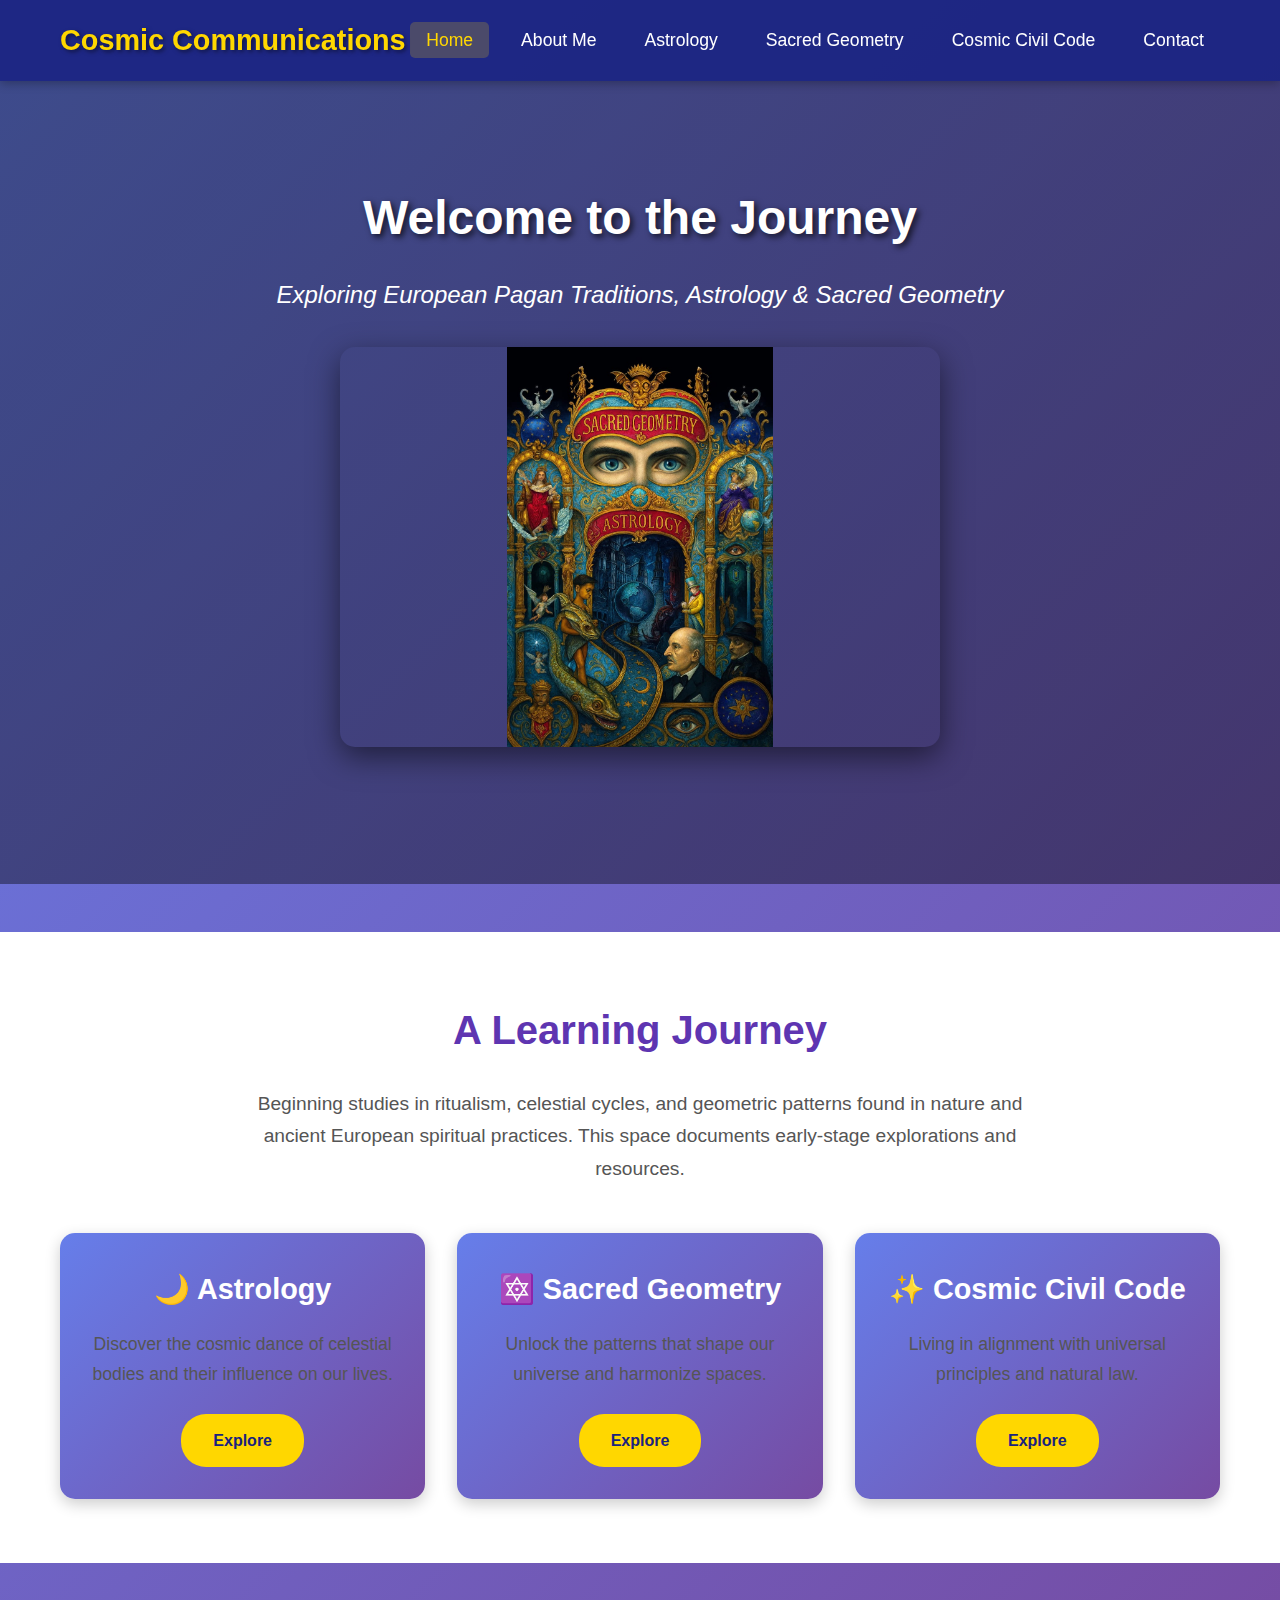
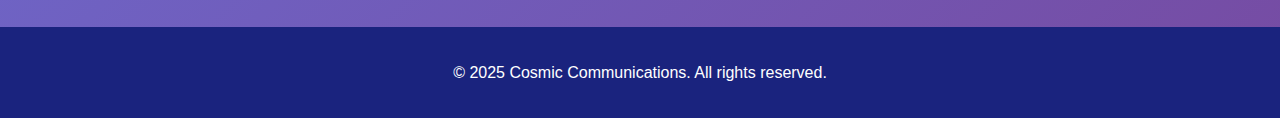
<file: index.html>
<!DOCTYPE html>
<html lang="en">
<head>
    <meta charset="UTF-8">
    <meta name="viewport" content="width=device-width, initial-scale=1.0">
    <title>Cosmic Communications - Home</title>
    <link rel="stylesheet" href="styles.css">
        <style>
        /* Animation keyframes */
        @keyframes fadeInDown {
            from {
                opacity: 0;
                transform: translateY(-30px);
            }
            to {
                opacity: 1;
                transform: translateY(0);
            }
        }

        @keyframes fadeInUp {
            from {
                opacity: 0;
                transform: translateY(30px);
            }
            to {
                opacity: 1;
                transform: translateY(0);
            }
        }

        @keyframes scaleIn {
            from {
                opacity: 0;
                transform: scale(0.8);
            }
            to {
                opacity: 1;
                transform: scale(1);
            }
        }

        /* Apply animations to page elements */
        .hero h2 {
            animation: fadeInDown 1s ease;
        }

        .hero p {
            animation: fadeInUp 1s ease 0.3s both;
        }

        .content-section {
            animation: scaleIn 0.8s ease 0.6s both;
        }

        .card {
            animation: fadeInUp 0.6s ease backwards;
        }

        .card:nth-child(1) { animation-delay: 0.2s; }
        .card:nth-child(2) { animation-delay: 0.3s; }
        .card:nth-child(3) { animation-delay: 0.4s; }
    </style>
</head>
<body>
    <nav class="navbar">
        <div class="container">
            <h1 class="logo">Cosmic Communications</h1>
            <ul class="nav-links">
                <li><a href="index.html" class="active">Home</a></li>
                <li><a href="about.html">About Me</a></li>
                <li><a href="astrology.html">Astrology</a></li>
                <li><a href="sacred-geometry.html">Sacred Geometry</a></li>
                <li><a href="civil-code.html">Cosmic Civil Code</a></li>
                                <li><a href="contact.html">Contact</a></li>
            </ul>
        </div>
    </nav>

    <main>
        <section class="hero">
            <div class="container">
                <div class="hero-content">
                    <h2>Welcome to the Journey</h2>
                    <p class="tagline">Exploring European Pagan Traditions, Astrology & Sacred Geometry</p>
                    
                    <!-- Placeholder for uploaded image -->
                    <div class="hero-image-container">
                        <img src="Cosmos.jpeg" alt="Cosmic Communications" class="hero-image" id="heroImage">                        
                </div>
            </div>
        </section>

        <section class="intro">
            <div class="container">
                <h3>A Learning Journey</h3>
                <p>Beginning studies in ritualism, celestial cycles, and geometric patterns found in nature and ancient European spiritual practices. This space documents early-stage explorations and resources.</p>
                
                <div class="cards">
                    <div class="card">
                        <h4>🌙 Astrology</h4>
                        <p>Discover the cosmic dance of celestial bodies and their influence on our lives.</p>
                        <a href="astrology.html" class="btn">Explore</a>
                    </div>
                    <div class="card">
                        <h4>🔯 Sacred Geometry</h4>
                        <p>Unlock the patterns that shape our universe and harmonize spaces.</p>
                        <a href="sacred-geometry.html" class="btn">Explore</a>
                    </div>
                    <div class="card">
                        <h4>✨ Cosmic Civil Code</h4>
                        <p>Living in alignment with universal principles and natural law.</p>
                        <a href="civil-code.html" class="btn">Explore</a>
                    </div>
                </div>
            </div>
        </section>
    </main>

    <footer>
        <div class="container">
            <p>&copy; 2025 Cosmic Communications. All rights reserved.</p>
        </div>
    </footer>
</body>
</html>
</file>
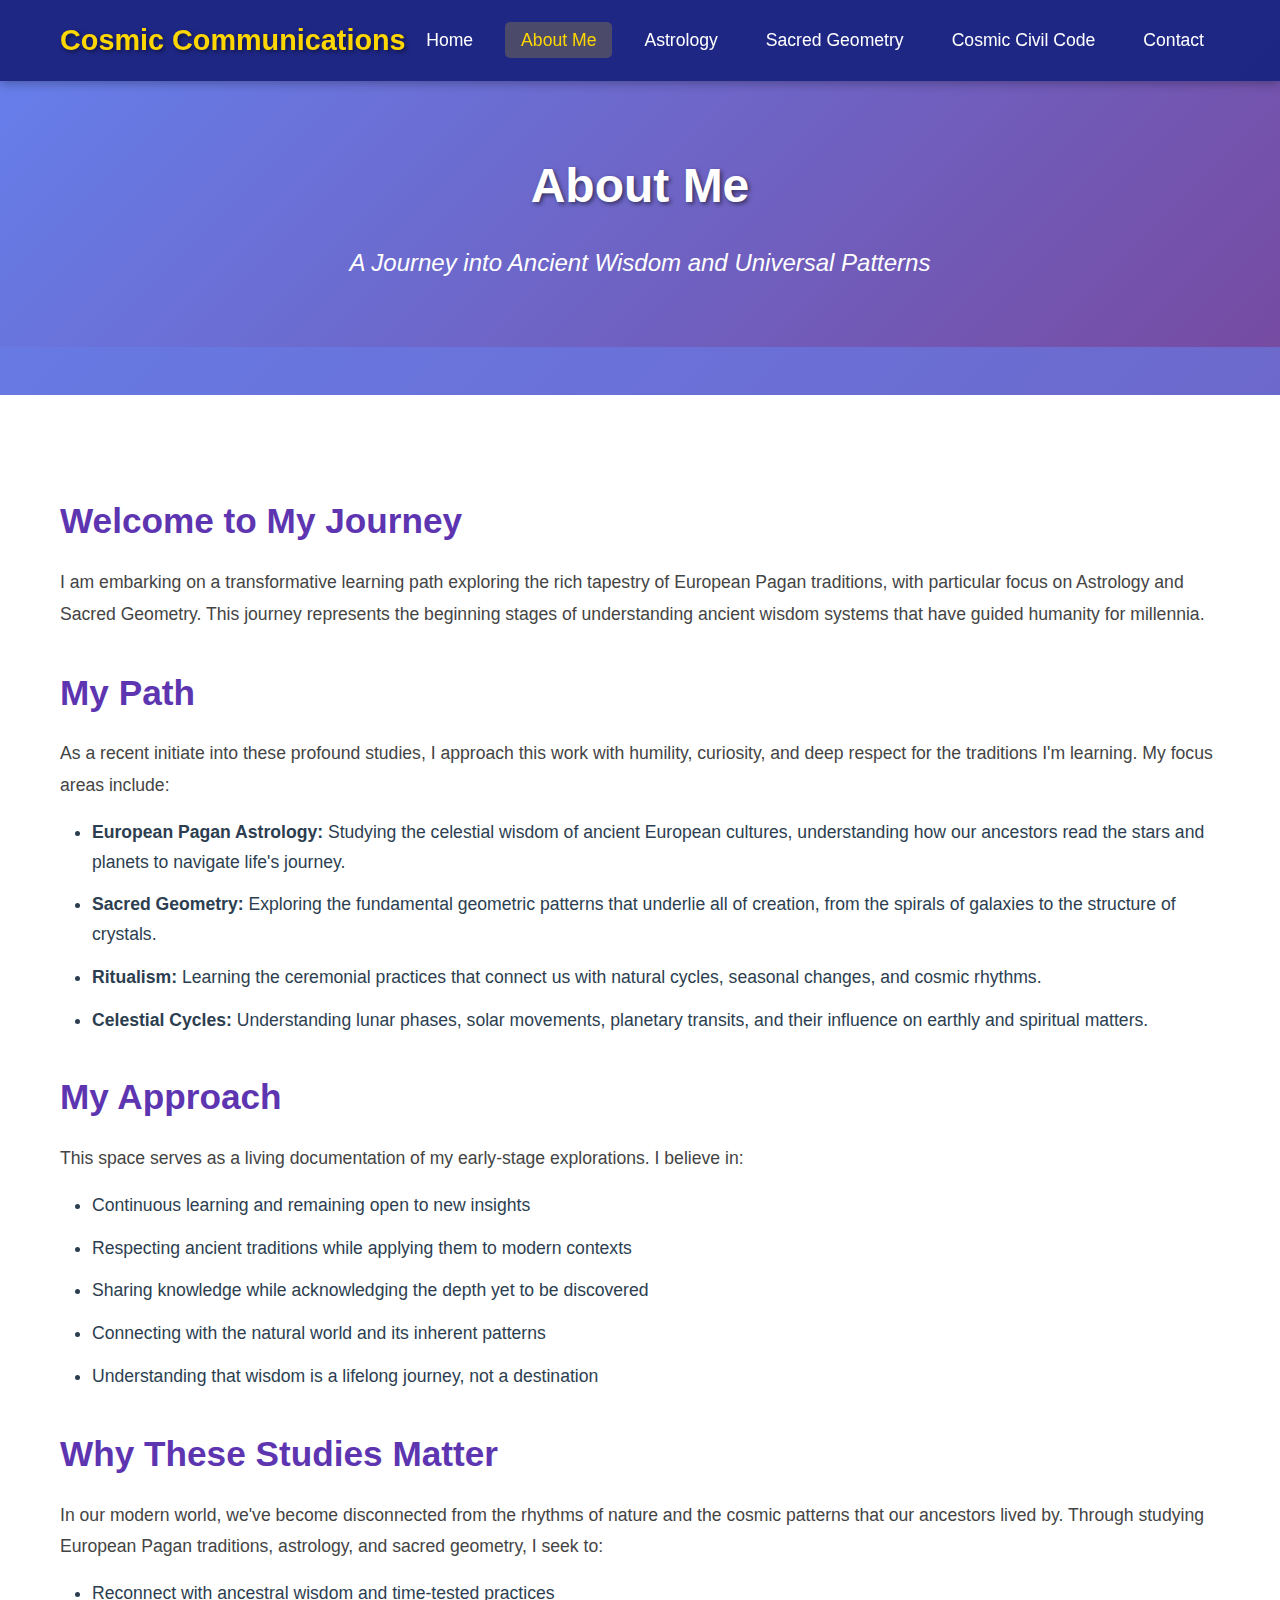
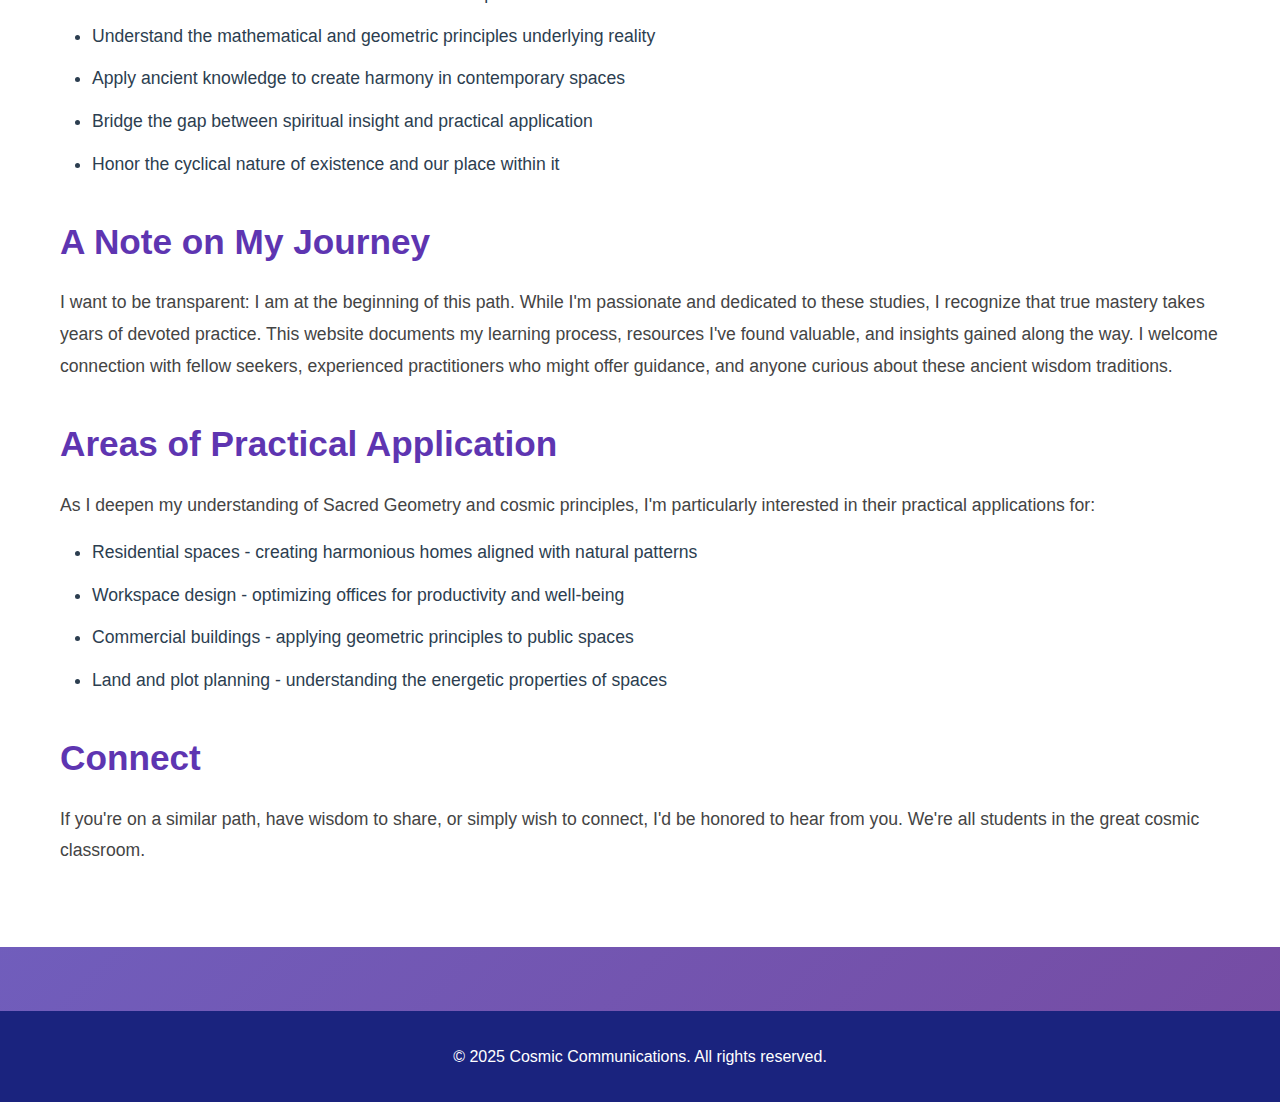
<file: about.html>
<!DOCTYPE html>
<html lang="en">
<head>
    <meta charset="UTF-8">
    <meta name="viewport" content="width=device-width, initial-scale=1.0">
    <title>About Me - Cosmic Communications</title>
    <link rel="stylesheet" href="styles.css">
        <style>
        /* Animation keyframes */
        @keyframes fadeInDown {
            from {
                opacity: 0;
                transform: translateY(-30px);
            }
            to {
                opacity: 1;
                transform: translateY(0);
            }
        }

        @keyframes fadeInUp {
            from {
                opacity: 0;
                transform: translateY(30px);
            }
            to {
                opacity: 1;
                transform: translateY(0);
            }
        }

        @keyframes scaleIn {
            from {
                opacity: 0;
                transform: scale(0.8);
            }
            to {
                opacity: 1;
                transform: scale(1);
            }
        }

        @keyframes float {
            0%, 100% {
                transform: translateY(0);
            }
            50% {
                transform: translateY(-20px);
            }
        }

        /* Apply animations to page elements */
        .page-header h2 {
            animation: fadeInDown 1s ease;
        }

        .page-header .subtitle {
            animation: fadeInUp 1s ease 0.3s both;
        }

        .about-content {
            animation: scaleIn 0.8s ease 0.6s both;
        }

        .focus-list li, .principles-list li, .purpose-list li, .application-list li {
            animation: fadeInUp 0.6s ease backwards;
        }

        .focus-list li:nth-child(1) { animation-delay: 0.2s; }
        .focus-list li:nth-child(2) { animation-delay: 0.3s; }
        .focus-list li:nth-child(3) { animation-delay: 0.4s; }
        .focus-list li:nth-child(4) { animation-delay: 0.5s; }

        .principles-list li:nth-child(1) { animation-delay: 0.2s; }
        .principles-list li:nth-child(2) { animation-delay: 0.3s; }
        .principles-list li:nth-child(3) { animation-delay: 0.4s; }
        .principles-list li:nth-child(4) { animation-delay: 0.5s; }
        .principles-list li:nth-child(5) { animation-delay: 0.6s; }
    </style>
</head>
<body>
    <nav class="navbar">
        <div class="container">
            <h1 class="logo">Cosmic Communications</h1>
            <ul class="nav-links">
                <li><a href="index.html">Home</a></li>
                <li><a href="about.html" class="active">About Me</a></li>
                <li><a href="astrology.html">Astrology</a></li>
                <li><a href="sacred-geometry.html">Sacred Geometry</a></li>
                <li><a href="civil-code.html">Cosmic Civil Code</a></li>
                                    <li><a href="contact.html">Contact</a></li>
            </ul>
        </div>
    </nav>

    <main>
        <section class="page-header">
            <div class="container">
                <h2>About Me</h2>
                <p class="subtitle">A Journey into Ancient Wisdom and Universal Patterns</p>
            </div>
        </section>

        <section class="content-section">
            <div class="container">
                <div class="about-content">
                    <h3>Welcome to My Journey</h3>
                    <p>I am embarking on a transformative learning path exploring the rich tapestry of European Pagan traditions, with particular focus on Astrology and Sacred Geometry. This journey represents the beginning stages of understanding ancient wisdom systems that have guided humanity for millennia.</p>

                    <h3>My Path</h3>
                    <p>As a recent initiate into these profound studies, I approach this work with humility, curiosity, and deep respect for the traditions I'm learning. My focus areas include:</p>
                    
                    <ul class="focus-list">
                        <li><strong>European Pagan Astrology:</strong> Studying the celestial wisdom of ancient European cultures, understanding how our ancestors read the stars and planets to navigate life's journey.</li>
                        <li><strong>Sacred Geometry:</strong> Exploring the fundamental geometric patterns that underlie all of creation, from the spirals of galaxies to the structure of crystals.</li>
                        <li><strong>Ritualism:</strong> Learning the ceremonial practices that connect us with natural cycles, seasonal changes, and cosmic rhythms.</li>
                        <li><strong>Celestial Cycles:</strong> Understanding lunar phases, solar movements, planetary transits, and their influence on earthly and spiritual matters.</li>
                    </ul>

                    <h3>My Approach</h3>
                    <p>This space serves as a living documentation of my early-stage explorations. I believe in:</p>
                    <ul class="principles-list">
                        <li>Continuous learning and remaining open to new insights</li>
                        <li>Respecting ancient traditions while applying them to modern contexts</li>
                        <li>Sharing knowledge while acknowledging the depth yet to be discovered</li>
                        <li>Connecting with the natural world and its inherent patterns</li>
                        <li>Understanding that wisdom is a lifelong journey, not a destination</li>
                    </ul>

                    <h3>Why These Studies Matter</h3>
                    <p>In our modern world, we've become disconnected from the rhythms of nature and the cosmic patterns that our ancestors lived by. Through studying European Pagan traditions, astrology, and sacred geometry, I seek to:</p>
                    <ul class="purpose-list">
                        <li>Reconnect with ancestral wisdom and time-tested practices</li>
                        <li>Understand the mathematical and geometric principles underlying reality</li>
                        <li>Apply ancient knowledge to create harmony in contemporary spaces</li>
                        <li>Bridge the gap between spiritual insight and practical application</li>
                        <li>Honor the cyclical nature of existence and our place within it</li>
                    </ul>

                    <h3>A Note on My Journey</h3>
                    <p>I want to be transparent: I am at the beginning of this path. While I'm passionate and dedicated to these studies, I recognize that true mastery takes years of devoted practice. This website documents my learning process, resources I've found valuable, and insights gained along the way. I welcome connection with fellow seekers, experienced practitioners who might offer guidance, and anyone curious about these ancient wisdom traditions.</p>

                    <h3>Areas of Practical Application</h3>
                    <p>As I deepen my understanding of Sacred Geometry and cosmic principles, I'm particularly interested in their practical applications for:</p>
                    <ul class="application-list">
                        <li>Residential spaces - creating harmonious homes aligned with natural patterns</li>
                        <li>Workspace design - optimizing offices for productivity and well-being</li>
                        <li>Commercial buildings - applying geometric principles to public spaces</li>
                        <li>Land and plot planning - understanding the energetic properties of spaces</li>
                    </ul>

                    <div class="contact-section">
                        <h3>Connect</h3>
                        <p>If you're on a similar path, have wisdom to share, or simply wish to connect, I'd be honored to hear from you. We're all students in the great cosmic classroom.</p>
                    </div>
                </div>
            </div>
        </section>
    </main>

    <footer>
        <div class="container">
            <p>&copy; 2025 Cosmic Communications. All rights reserved.</p>
        </div>
    </footer>
</body>
</html>
</file>
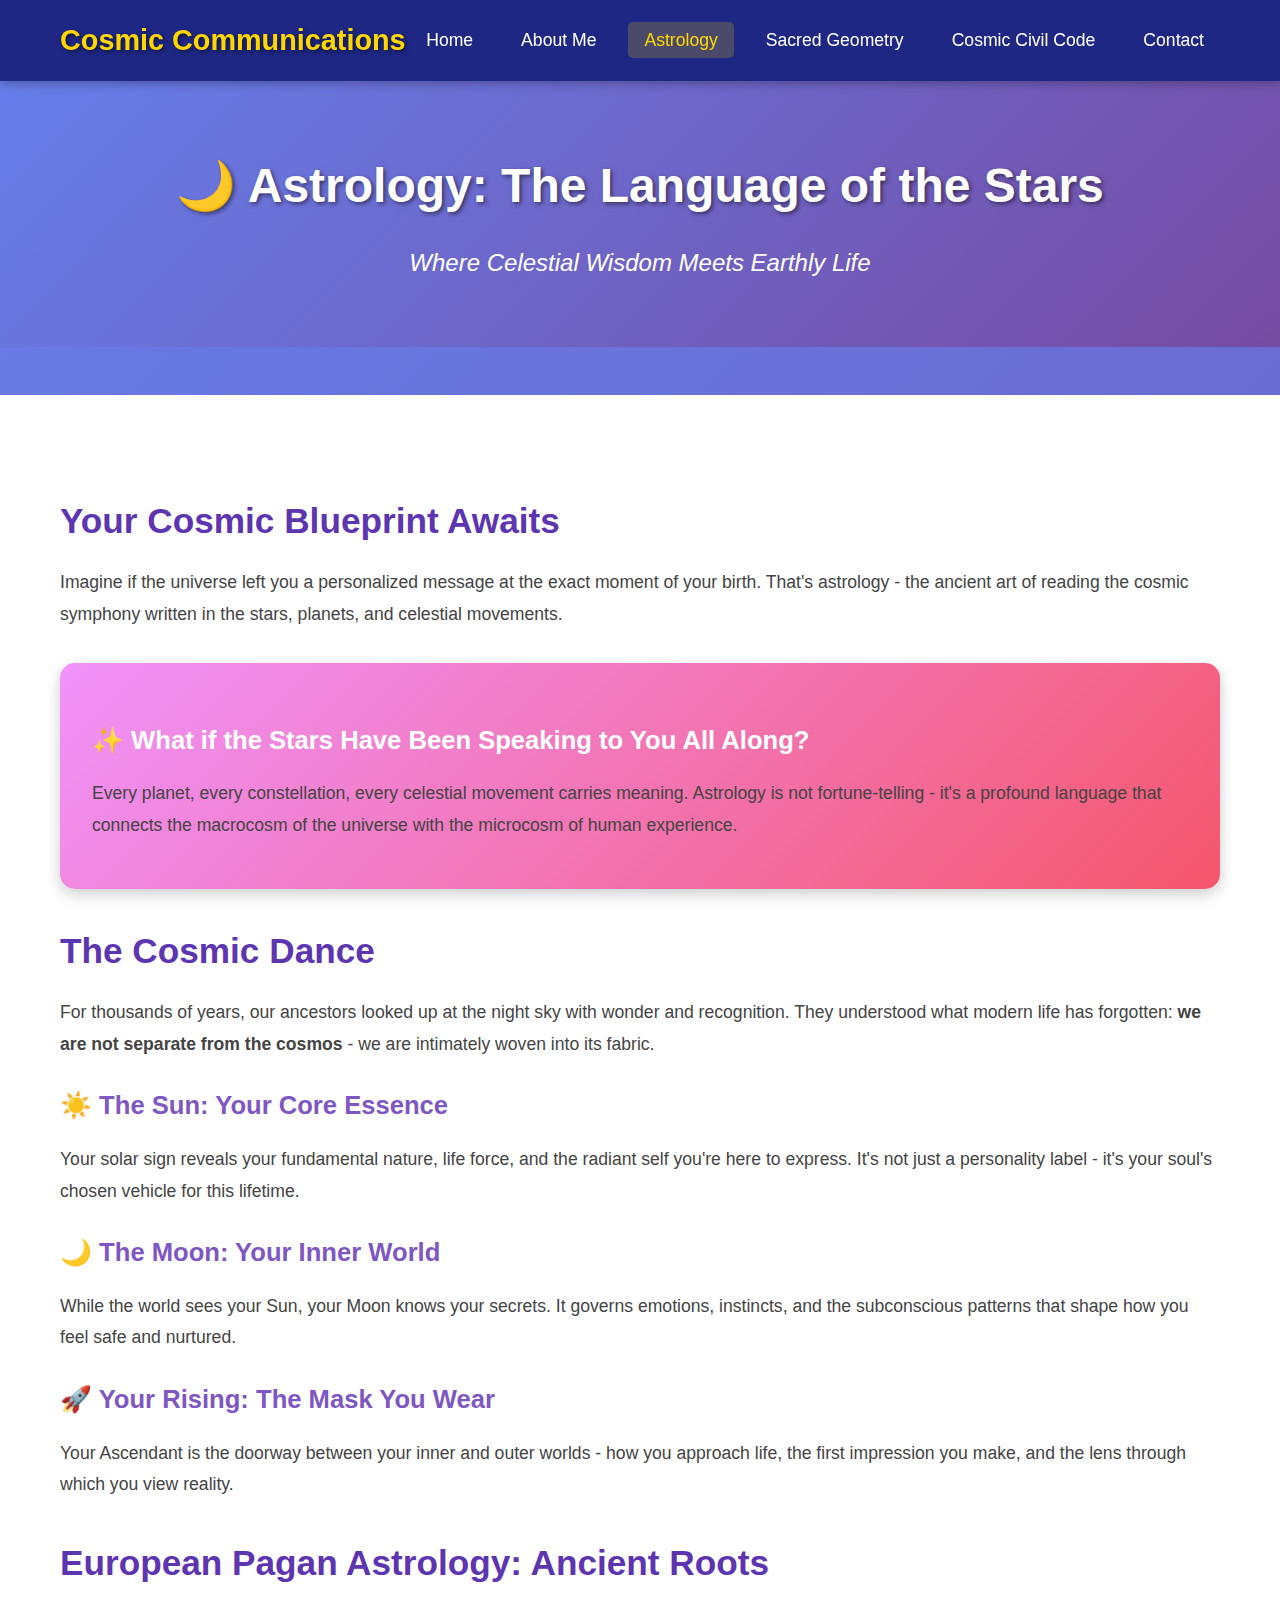
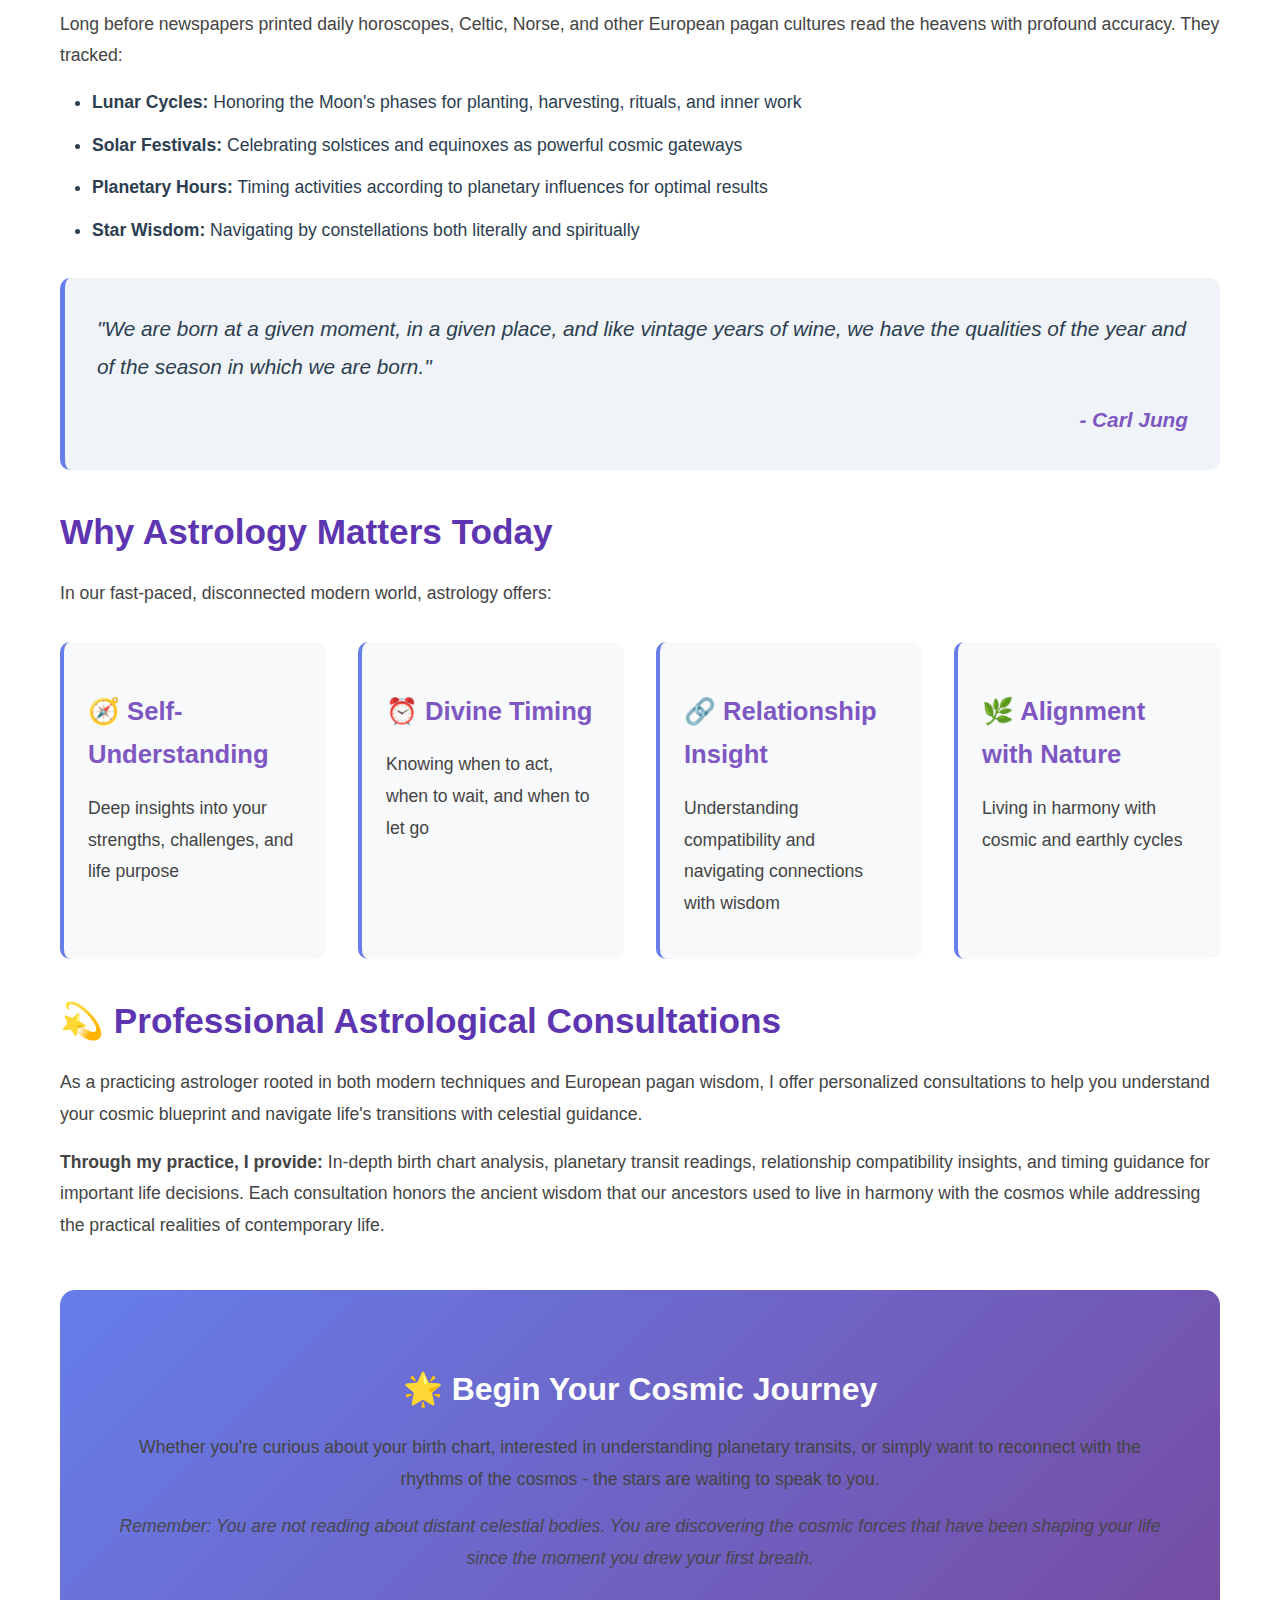
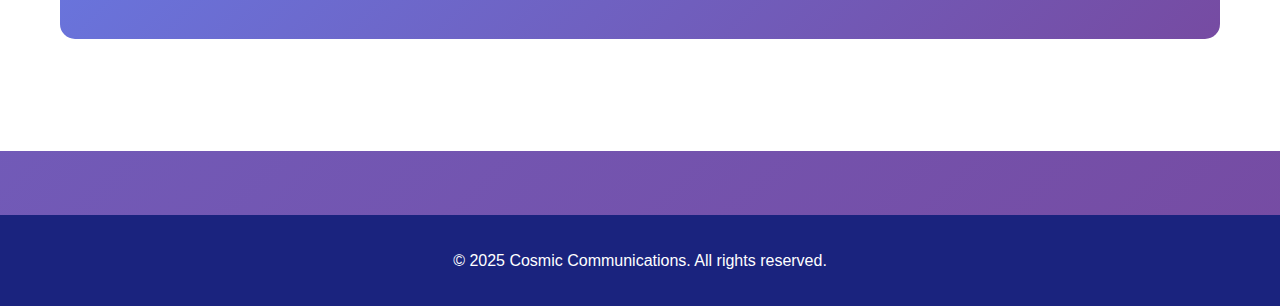
<file: astrology.html>
<!DOCTYPE html>
<html lang="en">
<head>
    <meta charset="UTF-8">
    <meta name="viewport" content="width=device-width, initial-scale=1.0">
    <title>Astrology - Cosmic Communications</title>
    <link rel="stylesheet" href="styles.css">
        <style>
        /* Animation keyframes */
        @keyframes fadeInDown {
            from {
                opacity: 0;
                transform: translateY(-30px);
            }
            to {
                opacity: 1;
                transform: translateY(0);
            }
        }

        @keyframes fadeInUp {
            from {
                opacity: 0;
                transform: translateY(30px);
            }
            to {
                opacity: 1;
                transform: translateY(0);
            }
        }

        @keyframes scaleIn {
            from {
                opacity: 0;
                transform: scale(0.8);
            }
            to {
                opacity: 1;
                transform: scale(1);
            }
        }

        @keyframes float {
            0%, 100% {
                transform: translateY(0);
            }
            50% {
                transform: translateY(-20px);
            }
        }

        /* Apply animations to page elements */
        .page-header h2 {
            animation: fadeInDown 1s ease;
        }

        .page-header .subtitle {
            animation: fadeInUp 1s ease 0.3s both;
        }

        .content-section {
            animation: scaleIn 0.8s ease 0.6s both;
        }

        .card {
            animation: fadeInUp 0.6s ease backwards;
        }

        .card:nth-child(1) { animation-delay: 0.2s; }
        .card:nth-child(2) { animation-delay: 0.3s; }
        .card:nth-child(3) { animation-delay: 0.4s; }
    </style>
</head>
<body>
    <nav class="navbar">
        <div class="container">
            <h1 class="logo">Cosmic Communications</h1>
            <ul class="nav-links">
                <li><a href="index.html">Home</a></li>
                <li><a href="about.html">About Me</a></li>
                <li><a href="astrology.html" class="active">Astrology</a></li>
                <li><a href="sacred-geometry.html">Sacred Geometry</a></li>
                <li><a href="civil-code.html">Cosmic Civil Code</a></li>
                                    <li><a href="contact.html">Contact</a></li>
            </ul>
        </div>
    </nav>

    <main>
        <section class="page-header astrology-header">
            <div class="container">
                <h2>🌙 Astrology: The Language of the Stars</h2>
                <p class="subtitle">Where Celestial Wisdom Meets Earthly Life</p>
            </div>
        </section>

        <section class="content-section">
            <div class="container">
                <div class="catchy-intro">
                    <h3 class="cosmic-title">Your Cosmic Blueprint Awaits</h3>
                    <p class="lead-text">Imagine if the universe left you a personalized message at the exact moment of your birth. That's astrology - the ancient art of reading the cosmic symphony written in the stars, planets, and celestial movements.</p>
                </div>

                <div class="highlight-box">
                    <h4>✨ What if the Stars Have Been Speaking to You All Along?</h4>
                    <p>Every planet, every constellation, every celestial movement carries meaning. Astrology is not fortune-telling - it's a profound language that connects the macrocosm of the universe with the microcosm of human experience.</p>
                </div>

                <div class="astro-content">
                    <h3>The Cosmic Dance</h3>
                    <p>For thousands of years, our ancestors looked up at the night sky with wonder and recognition. They understood what modern life has forgotten: <strong>we are not separate from the cosmos</strong> - we are intimately woven into its fabric.</p>

                    <div class="astro-principles">
                        <div class="principle-card">
                            <h4>☀️ The Sun: Your Core Essence</h4>
                            <p>Your solar sign reveals your fundamental nature, life force, and the radiant self you're here to express. It's not just a personality label - it's your soul's chosen vehicle for this lifetime.</p>
                        </div>

                        <div class="principle-card">
                            <h4>🌙 The Moon: Your Inner World</h4>
                            <p>While the world sees your Sun, your Moon knows your secrets. It governs emotions, instincts, and the subconscious patterns that shape how you feel safe and nurtured.</p>
                        </div>

                        <div class="principle-card">
                            <h4>🚀 Your Rising: The Mask You Wear</h4>
                            <p>Your Ascendant is the doorway between your inner and outer worlds - how you approach life, the first impression you make, and the lens through which you view reality.</p>
                        </div>
                    </div>

                    <h3>European Pagan Astrology: Ancient Roots</h3>
                    <p>Long before newspapers printed daily horoscopes, Celtic, Norse, and other European pagan cultures read the heavens with profound accuracy. They tracked:</p>
                    
                    <ul class="cosmic-list">
                        <li><strong>Lunar Cycles:</strong> Honoring the Moon's phases for planting, harvesting, rituals, and inner work</li>
                        <li><strong>Solar Festivals:</strong> Celebrating solstices and equinoxes as powerful cosmic gateways</li>
                        <li><strong>Planetary Hours:</strong> Timing activities according to planetary influences for optimal results</li>
                        <li><strong>Star Wisdom:</strong> Navigating by constellations both literally and spiritually</li>
                    </ul>

                    <div class="quote-box">
                        <blockquote>
                            "We are born at a given moment, in a given place, and like vintage years of wine, we have the qualities of the year and of the season in which we are born."
                            <cite>- Carl Jung</cite>
                        </blockquote>
                    </div>

                    <h3>Why Astrology Matters Today</h3>
                    <p>In our fast-paced, disconnected modern world, astrology offers:</p>
                    
                    <div class="benefits-grid">
                        <div class="benefit">
                            <h4>🧭 Self-Understanding</h4>
                            <p>Deep insights into your strengths, challenges, and life purpose</p>
                        </div>
                        <div class="benefit">
                            <h4>⏰ Divine Timing</h4>
                            <p>Knowing when to act, when to wait, and when to let go</p>
                        </div>
                        <div class="benefit">
                            <h4>🔗 Relationship Insight</h4>
                            <p>Understanding compatibility and navigating connections with wisdom</p>
                        </div>
                        <div class="benefit">
                            <h4>🌿 Alignment with Nature</h4>
                            <p>Living in harmony with cosmic and earthly cycles</p>
                        </div>
                    </div>

        <h3>💫 Professional Astrological Consultations</h3>
        <p>As a practicing astrologer rooted in both modern techniques and European pagan wisdom, I offer personalized consultations to help you understand your cosmic blueprint and navigate life's transitions with celestial guidance.</p>
        
        <p><strong>Through my practice, I provide:</strong> In-depth birth chart analysis, planetary transit readings, relationship compatibility insights, and timing guidance for important life decisions. Each consultation honors the ancient wisdom that our ancestors used to live in harmony with the cosmos while addressing the practical realities of contemporary life.</p>
                    <div class="call-to-action">
                        <h4>🌟 Begin Your Cosmic Journey</h4>
                        <p>Whether you're curious about your birth chart, interested in understanding planetary transits, or simply want to reconnect with the rhythms of the cosmos - the stars are waiting to speak to you.</p>
                        <p class="small-text">Remember: You are not reading about distant celestial bodies. You are discovering the cosmic forces that have been shaping your life since the moment you drew your first breath.</p>
                    </div>
                </div>
            </div>
        </section>
    </main>

    <footer>
        <div class="container">
            <p>&copy; 2025 Cosmic Communications. All rights reserved.</p>
        </div>
    </footer>
</body>
</html>
</file>
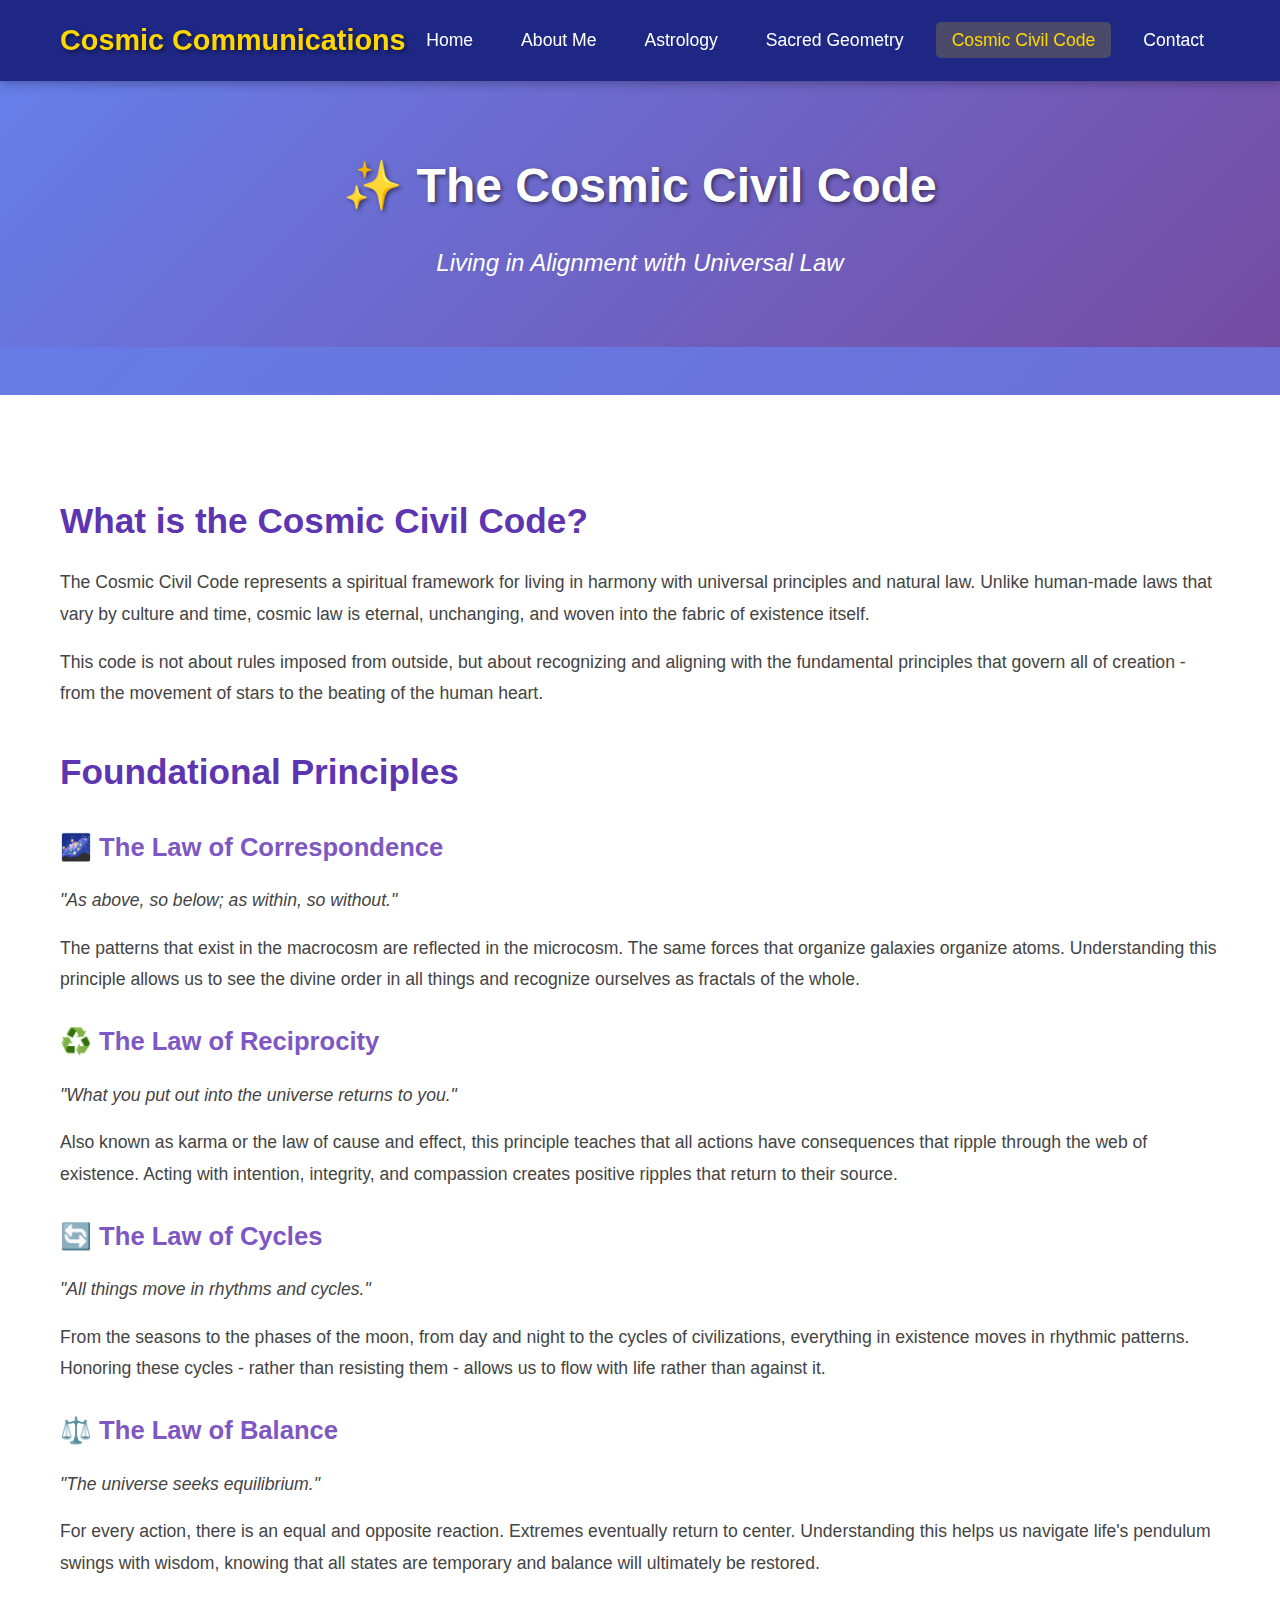
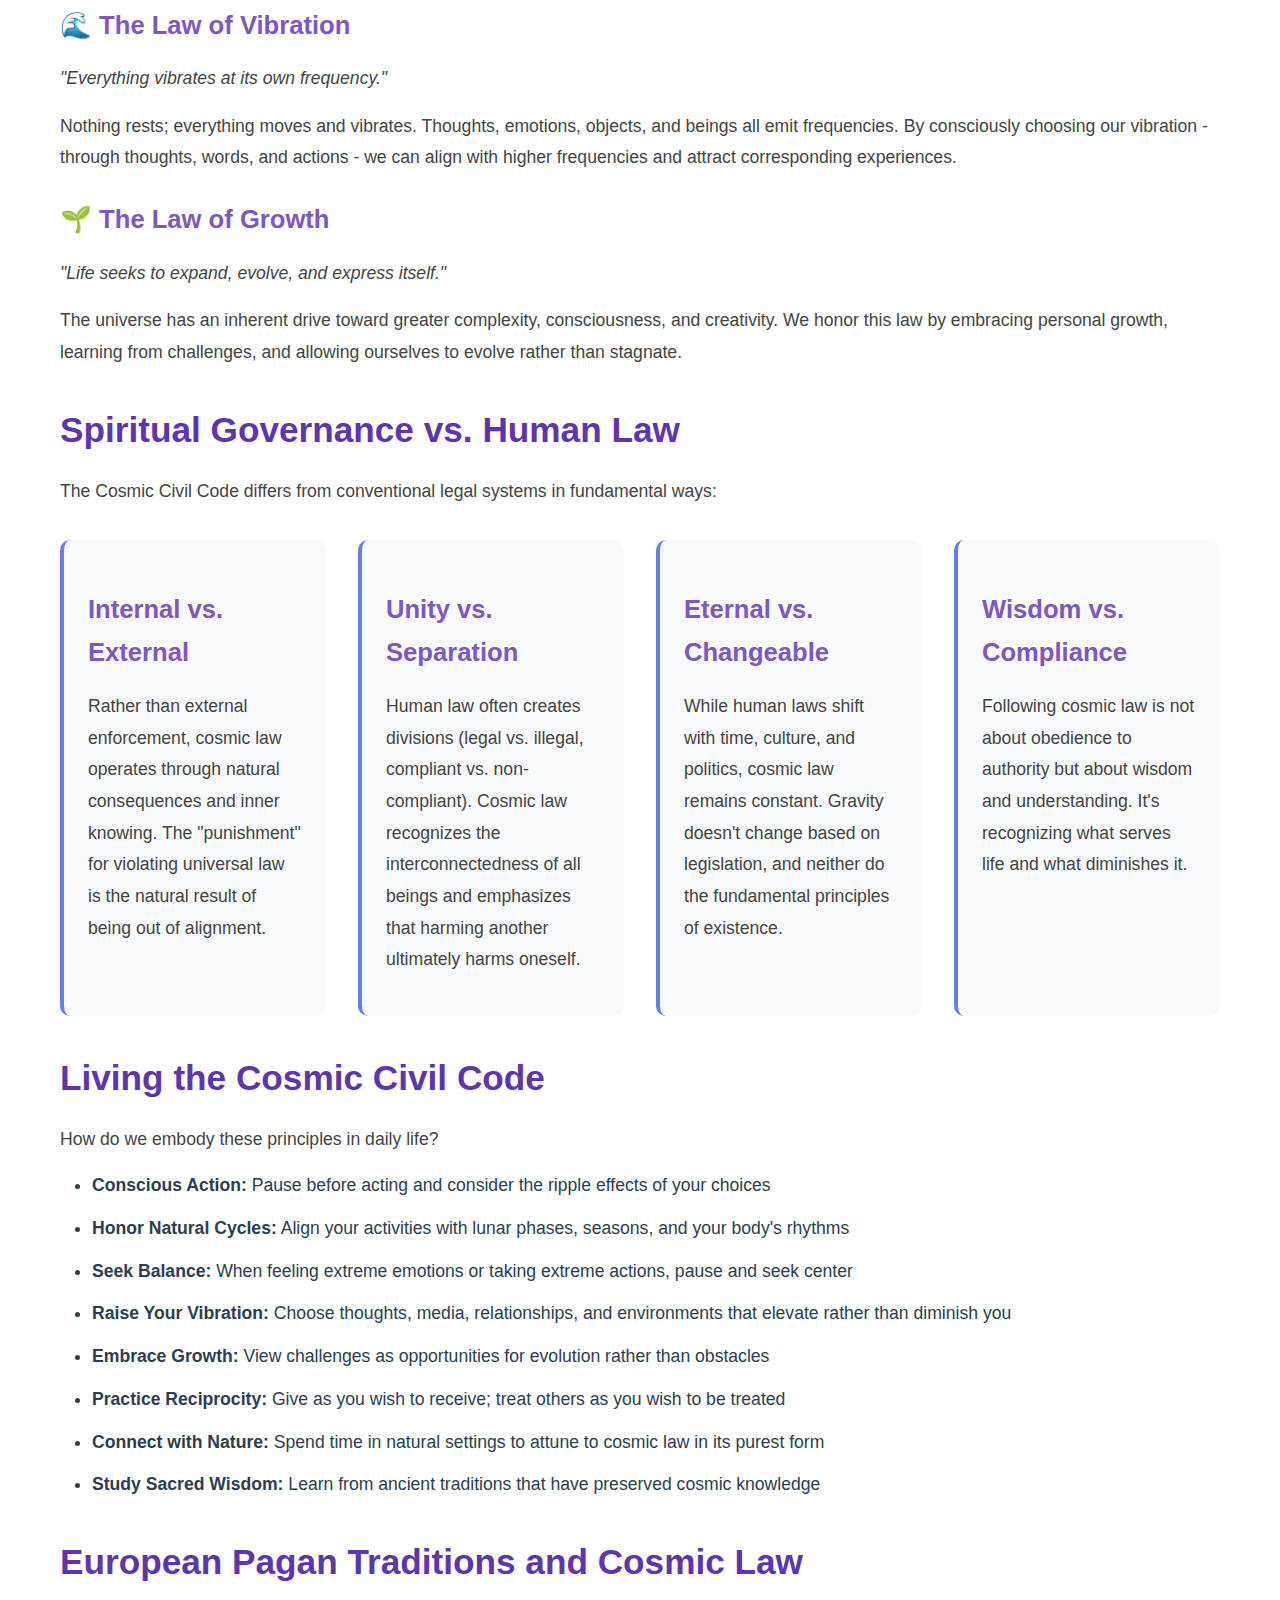
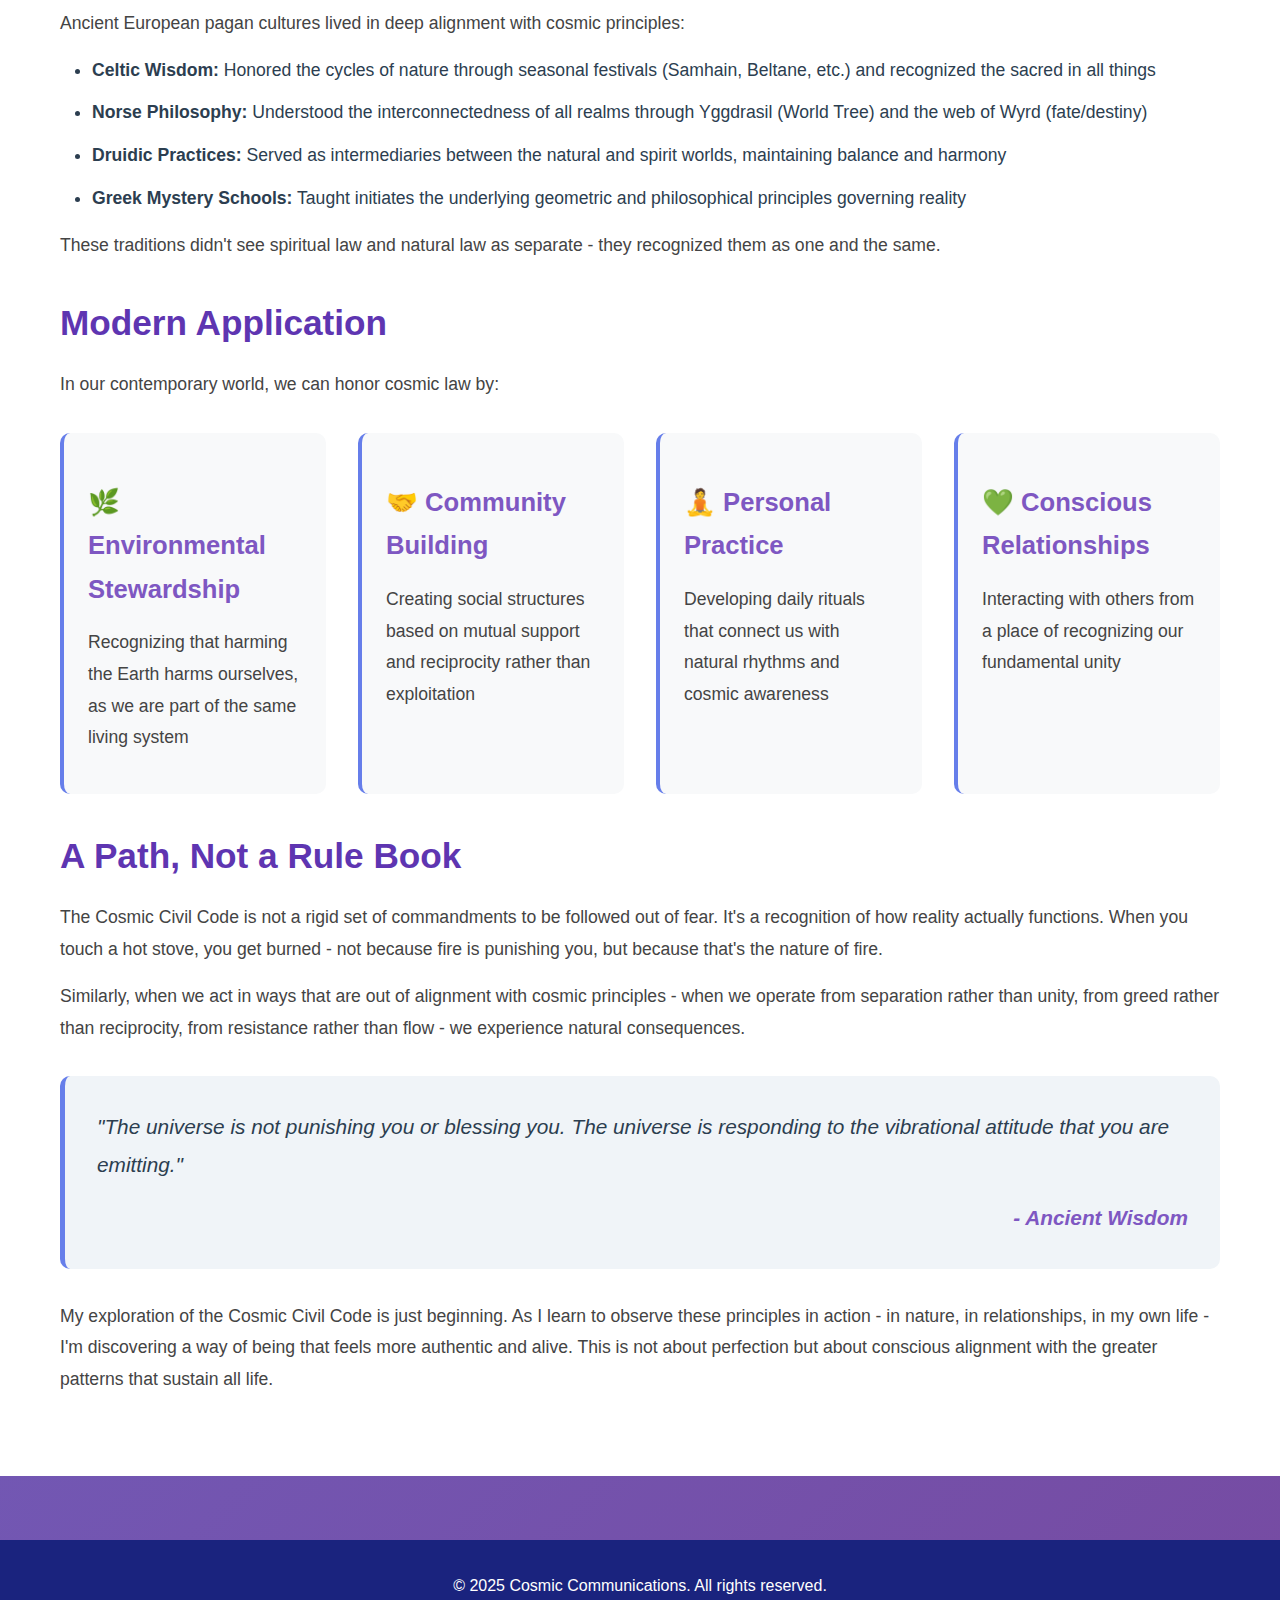
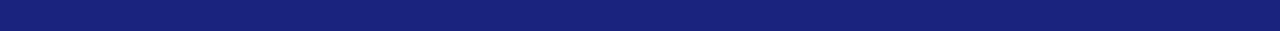
<file: civil-code.html>
<!DOCTYPE html>
<html lang="en">
<head>
    <meta charset="UTF-8">
    <meta name="viewport" content="width=device-width, initial-scale=1.0">
    <title>Cosmic Civil Code - Cosmic Communications</title>
    <link rel="stylesheet" href="styles.css">
        <style>
        /* Animation keyframes */
        @keyframes fadeInDown {
            from {
                opacity: 0;
                transform: translateY(-30px);
            }
            to {
                opacity: 1;
                transform: translateY(0);
            }
        }

        @keyframes fadeInUp {
            from {
                opacity: 0;
                transform: translateY(30px);
            }
            to {
                opacity: 1;
                transform: translateY(0);
            }
        }

        @keyframes scaleIn {
            from {
                opacity: 0;
                transform: scale(0.8);
            }
            to {
                opacity: 1;
                transform: scale(1);
            }
        }

        /* Apply animations to page elements */
        .page-header h2 {
            animation: fadeInDown 1s ease;
        }

        .page-header .subtitle {
            animation: fadeInUp 1s ease 0.3s both;
        }

        .content-section {
            animation: scaleIn 0.8s ease 0.6s both;
        }

        .code-principle, .code-section {
            animation: fadeInUp 0.6s ease backwards;
        }
    </style>
</head>
<body>
    <nav class="navbar">
        <div class="container">
            <h1 class="logo">Cosmic Communications</h1>
            <ul class="nav-links">
                <li><a href="index.html">Home</a></li>
                <li><a href="about.html">About Me</a></li>
                <li><a href="astrology.html">Astrology</a></li>
                <li><a href="sacred-geometry.html">Sacred Geometry</a></li>
                <li><a href="civil-code.html" class="active">Cosmic Civil Code</a></li>
                                    <li><a href="contact.html">Contact</a></li>
            </ul>
        </div>
    </nav>

    <main>
        <section class="page-header civil-header">
            <div class="container">
                <h2>✨ The Cosmic Civil Code</h2>
                <p class="subtitle">Living in Alignment with Universal Law</p>
            </div>
        </section>

        <section class="content-section">
            <div class="container">
                <div class="intro-section">
                    <h3>What is the Cosmic Civil Code?</h3>
                    <p class="lead-text">The Cosmic Civil Code represents a spiritual framework for living in harmony with universal principles and natural law. Unlike human-made laws that vary by culture and time, cosmic law is eternal, unchanging, and woven into the fabric of existence itself.</p>
                    
                    <p>This code is not about rules imposed from outside, but about recognizing and aligning with the fundamental principles that govern all of creation - from the movement of stars to the beating of the human heart.</p>
                </div>

                <div class="foundational-principles">
                    <h3>Foundational Principles</h3>
                    
                    <div class="principle-section">
                        <h4>🌌 The Law of Correspondence</h4>
                        <p><em>"As above, so below; as within, so without."</em></p>
                        <p>The patterns that exist in the macrocosm are reflected in the microcosm. The same forces that organize galaxies organize atoms. Understanding this principle allows us to see the divine order in all things and recognize ourselves as fractals of the whole.</p>
                    </div>

                    <div class="principle-section">
                        <h4>♻️ The Law of Reciprocity</h4>
                        <p><em>"What you put out into the universe returns to you."</em></p>
                        <p>Also known as karma or the law of cause and effect, this principle teaches that all actions have consequences that ripple through the web of existence. Acting with intention, integrity, and compassion creates positive ripples that return to their source.</p>
                    </div>

                    <div class="principle-section">
                        <h4>🔄 The Law of Cycles</h4>
                        <p><em>"All things move in rhythms and cycles."</em></p>
                        <p>From the seasons to the phases of the moon, from day and night to the cycles of civilizations, everything in existence moves in rhythmic patterns. Honoring these cycles - rather than resisting them - allows us to flow with life rather than against it.</p>
                    </div>

                    <div class="principle-section">
                        <h4>⚖️ The Law of Balance</h4>
                        <p><em>"The universe seeks equilibrium."</em></p>
                        <p>For every action, there is an equal and opposite reaction. Extremes eventually return to center. Understanding this helps us navigate life's pendulum swings with wisdom, knowing that all states are temporary and balance will ultimately be restored.</p>
                    </div>

                    <div class="principle-section">
                        <h4>🌊 The Law of Vibration</h4>
                        <p><em>"Everything vibrates at its own frequency."</em></p>
                        <p>Nothing rests; everything moves and vibrates. Thoughts, emotions, objects, and beings all emit frequencies. By consciously choosing our vibration - through thoughts, words, and actions - we can align with higher frequencies and attract corresponding experiences.</p>
                    </div>

                    <div class="principle-section">
                        <h4>🌱 The Law of Growth</h4>
                        <p><em>"Life seeks to expand, evolve, and express itself."</em></p>
                        <p>The universe has an inherent drive toward greater complexity, consciousness, and creativity. We honor this law by embracing personal growth, learning from challenges, and allowing ourselves to evolve rather than stagnate.</p>
                    </div>
                </div>

                <div class="spiritual-governance">
                    <h3>Spiritual Governance vs. Human Law</h3>
                    
                    <p>The Cosmic Civil Code differs from conventional legal systems in fundamental ways:</p>
                    
                    <div class="comparison-grid">
                        <div class="comparison-item">
                            <h4>Internal vs. External</h4>
                            <p>Rather than external enforcement, cosmic law operates through natural consequences and inner knowing. The "punishment" for violating universal law is the natural result of being out of alignment.</p>
                        </div>
                        
                        <div class="comparison-item">
                            <h4>Unity vs. Separation</h4>
                            <p>Human law often creates divisions (legal vs. illegal, compliant vs. non-compliant). Cosmic law recognizes the interconnectedness of all beings and emphasizes that harming another ultimately harms oneself.</p>
                        </div>
                        
                        <div class="comparison-item">
                            <h4>Eternal vs. Changeable</h4>
                            <p>While human laws shift with time, culture, and politics, cosmic law remains constant. Gravity doesn't change based on legislation, and neither do the fundamental principles of existence.</p>
                        </div>
                        
                        <div class="comparison-item">
                            <h4>Wisdom vs. Compliance</h4>
                            <p>Following cosmic law is not about obedience to authority but about wisdom and understanding. It's recognizing what serves life and what diminishes it.</p>
                        </div>
                    </div>
                </div>

                <div class="living-the-code">
                    <h3>Living the Cosmic Civil Code</h3>
                    
                    <p>How do we embody these principles in daily life?</p>
                    
                    <ul class="practices-list">
                        <li><strong>Conscious Action:</strong> Pause before acting and consider the ripple effects of your choices</li>
                        <li><strong>Honor Natural Cycles:</strong> Align your activities with lunar phases, seasons, and your body's rhythms</li>
                        <li><strong>Seek Balance:</strong> When feeling extreme emotions or taking extreme actions, pause and seek center</li>
                        <li><strong>Raise Your Vibration:</strong> Choose thoughts, media, relationships, and environments that elevate rather than diminish you</li>
                        <li><strong>Embrace Growth:</strong> View challenges as opportunities for evolution rather than obstacles</li>
                        <li><strong>Practice Reciprocity:</strong> Give as you wish to receive; treat others as you wish to be treated</li>
                        <li><strong>Connect with Nature:</strong> Spend time in natural settings to attune to cosmic law in its purest form</li>
                        <li><strong>Study Sacred Wisdom:</strong> Learn from ancient traditions that have preserved cosmic knowledge</li>
                    </ul>
                </div>

                <div class="pagan-connection">
                    <h3>European Pagan Traditions and Cosmic Law</h3>
                    
                    <p>Ancient European pagan cultures lived in deep alignment with cosmic principles:</p>
                    
                    <ul class="tradition-list">
                        <li><strong>Celtic Wisdom:</strong> Honored the cycles of nature through seasonal festivals (Samhain, Beltane, etc.) and recognized the sacred in all things</li>
                        <li><strong>Norse Philosophy:</strong> Understood the interconnectedness of all realms through Yggdrasil (World Tree) and the web of Wyrd (fate/destiny)</li>
                        <li><strong>Druidic Practices:</strong> Served as intermediaries between the natural and spirit worlds, maintaining balance and harmony</li>
                        <li><strong>Greek Mystery Schools:</strong> Taught initiates the underlying geometric and philosophical principles governing reality</li>
                    </ul>
                    
                    <p>These traditions didn't see spiritual law and natural law as separate - they recognized them as one and the same.</p>
                </div>

                <div class="modern-application">
                    <h3>Modern Application</h3>
                    
                    <p>In our contemporary world, we can honor cosmic law by:</p>
                    
                    <div class="application-cards">
                        <div class="app-card">
                            <h4>🌿 Environmental Stewardship</h4>
                            <p>Recognizing that harming the Earth harms ourselves, as we are part of the same living system</p>
                        </div>
                        
                        <div class="app-card">
                            <h4>🤝 Community Building</h4>
                            <p>Creating social structures based on mutual support and reciprocity rather than exploitation</p>
                        </div>
                        
                        <div class="app-card">
                            <h4>🧘 Personal Practice</h4>
                            <p>Developing daily rituals that connect us with natural rhythms and cosmic awareness</p>
                        </div>
                        
                        <div class="app-card">
                            <h4>💚 Conscious Relationships</h4>
                            <p>Interacting with others from a place of recognizing our fundamental unity</p>
                        </div>
                    </div>
                </div>

                <div class="conclusion">
                    <h3>A Path, Not a Rule Book</h3>
                    
                    <p>The Cosmic Civil Code is not a rigid set of commandments to be followed out of fear. It's a recognition of how reality actually functions. When you touch a hot stove, you get burned - not because fire is punishing you, but because that's the nature of fire.</p>
                    
                    <p>Similarly, when we act in ways that are out of alignment with cosmic principles - when we operate from separation rather than unity, from greed rather than reciprocity, from resistance rather than flow - we experience natural consequences.</p>
                    
                    <div class="quote-box">
                        <blockquote>
                            "The universe is not punishing you or blessing you. The universe is responding to the vibrational attitude that you are emitting."
                            <cite>- Ancient Wisdom</cite>
                        </blockquote>
                    </div>
                    
                    <p class="closing-text">My exploration of the Cosmic Civil Code is just beginning. As I learn to observe these principles in action - in nature, in relationships, in my own life - I'm discovering a way of being that feels more authentic and alive. This is not about perfection but about conscious alignment with the greater patterns that sustain all life.</p>
                </div>
            </div>
        </section>
    </main>

    <footer>
        <div class="container">
            <p>&copy; 2025 Cosmic Communications. All rights reserved.</p>
        </div>
    </footer>
</body>
</html>
</file>
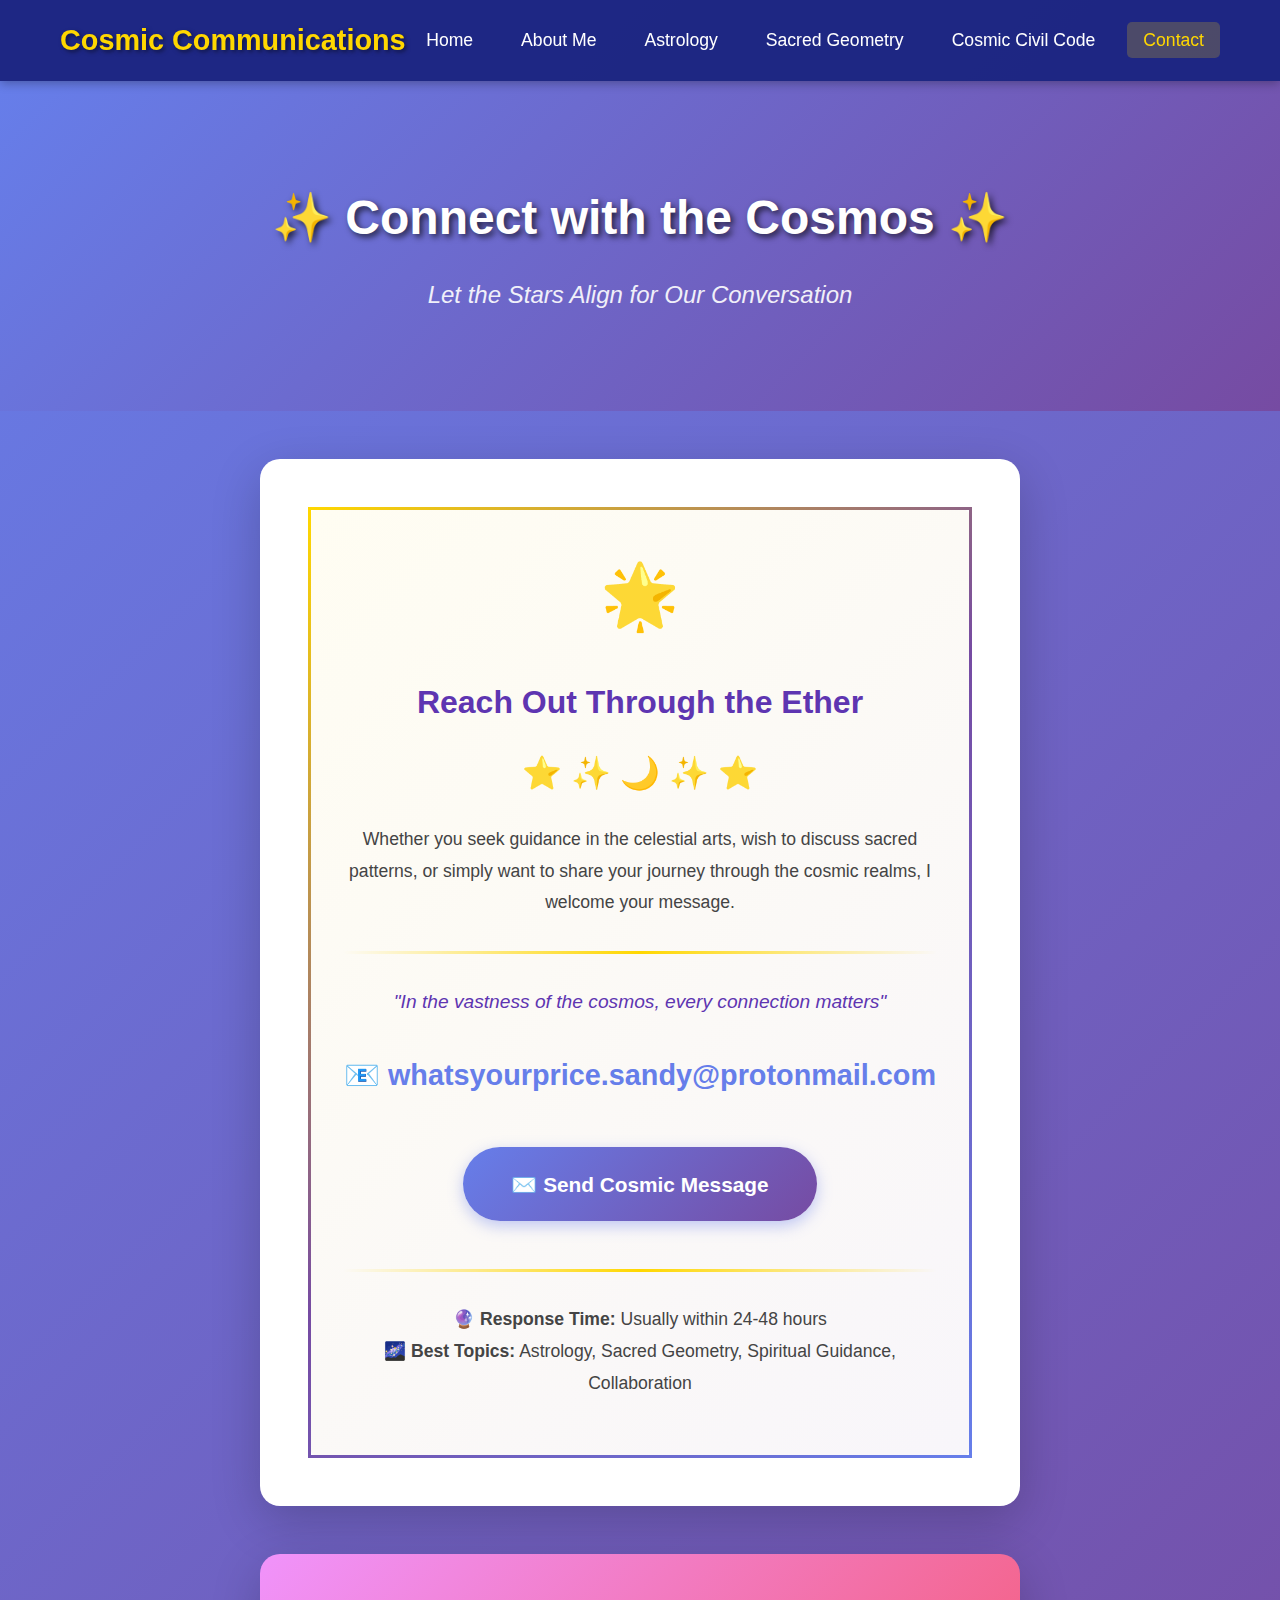
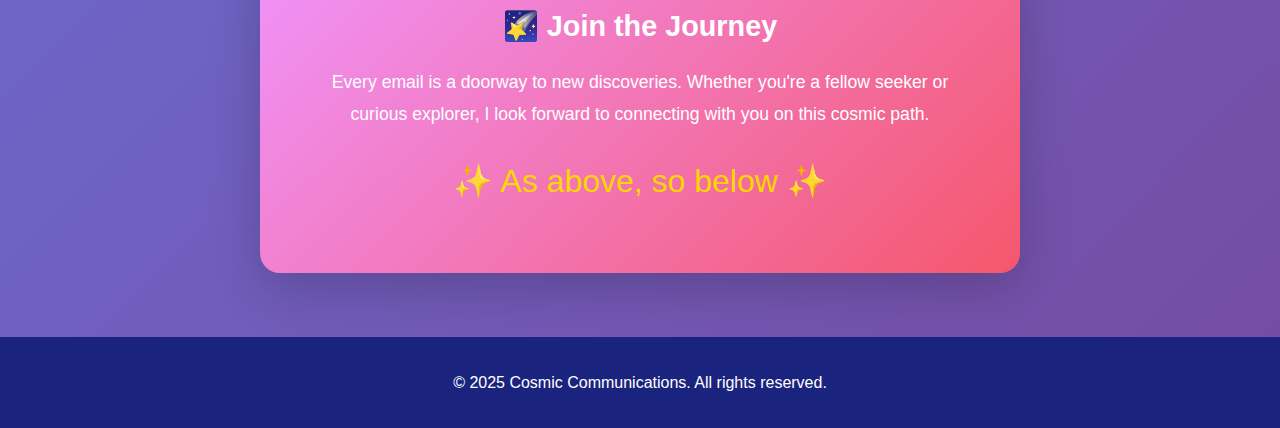
<file: contact.html>
<!DOCTYPE html>
<html lang="en">
<head>
    <meta charset="UTF-8">
    <meta name="viewport" content="width=device-width, initial-scale=1.0">
    <title>Contact - Cosmic Communications</title>
    <link rel="stylesheet" href="styles.css">
    <style>
        .contact-hero {
            background: linear-gradient(135deg, #667eea 0%, #764ba2 100%);
            color: white;
            text-align: center;
            padding: 6rem 0 4rem;
            margin-bottom: 3rem;
        }
        
        .contact-hero h2 {
            font-size: 3rem;
            margin-bottom: 1rem;
            text-shadow: 3px 3px 6px rgba(0, 0, 0, 0.7);
            animation: fadeInDown 1s ease;
        }
        
        .cosmic-tagline {
            font-size: 1.5rem;
            font-style: italic;
            margin-bottom: 2rem;
            opacity: 0.9;
            animation: fadeInUp 1s ease 0.3s both;
        }
        
        .contact-container {
            max-width: 800px;
            margin: 0 auto;
            padding: 0 20px;
        }
        
        .contact-card {
            background: white;
            border-radius: 20px;
            padding: 3rem;
            box-shadow: 0 15px 50px rgba(0, 0, 0, 0.2);
            margin-bottom: 3rem;
            animation: scaleIn 0.8s ease 0.6s both;
        }
        
        .mystical-border {
            border: 3px solid;
            border-image: linear-gradient(135deg, #ffd700, #764ba2, #667eea) 1;
            padding: 2rem;
            border-radius: 15px;
            background: linear-gradient(135deg, rgba(255,215,0,0.05), rgba(118,75,162,0.05));
        }
        
        .contact-icon {
            font-size: 4rem;
            margin-bottom: 1.5rem;
            animation: float 3s ease-in-out infinite;
        }
        
        .email-display {
            font-size: 1.8rem;
            color: #667eea;
            font-weight: bold;
            margin: 2rem 0;
            word-break: break-all;
        }
        
        .email-link {
            display: inline-block;
            background: linear-gradient(135deg, #667eea 0%, #764ba2 100%);
            color: white;
            padding: 1.2rem 3rem;
            border-radius: 50px;
            text-decoration: none;
            font-size: 1.3rem;
            font-weight: bold;
            transition: all 0.3s ease;
            box-shadow: 0 5px 15px rgba(102, 126, 234, 0.4);
            margin: 1rem 0;
        }
        
        .email-link:hover {
            transform: translateY(-5px) scale(1.05);
            box-shadow: 0 15px 30px rgba(102, 126, 234, 0.6);
            background: linear-gradient(135deg, #764ba2 0%, #667eea 100%);
        }
        
        .mystical-message {
            text-align: center;
            font-size: 1.2rem;
            color: #5e35b1;
            margin: 2rem 0;
            font-style: italic;
        }
        
        .stars {
            color: #ffd700;
            font-size: 2rem;
            margin: 1rem 0;
        }
        
        .divider {
            height: 3px;
            background: linear-gradient(90deg, transparent, #ffd700, transparent);
            margin: 2rem 0;
        }
        
        @keyframes fadeInDown {
            from {
                opacity: 0;
                transform: translateY(-30px);
            }
            to {
                opacity: 1;
                transform: translateY(0);
            }
        }
        
        @keyframes fadeInUp {
            from {
                opacity: 0;
                transform: translateY(30px);
            }
            to {
                opacity: 1;
                transform: translateY(0);
            }
        }
        
        @keyframes scaleIn {
            from {
                opacity: 0;
                transform: scale(0.8);
            }
            to {
                opacity: 1;
                transform: scale(1);
            }
        }
        
        @keyframes float {
            0%, 100% {
                transform: translateY(0);
            }
            50% {
                transform: translateY(-20px);
            }
        }
        
        .connection-text {
            font-size: 1.1rem;
            line-height: 1.8;
            color: #444;
            margin: 1.5rem 0;
        }
        
        @media (max-width: 768px) {
            .contact-hero h2 {
                font-size: 2rem;
            }
            .email-display {
                font-size: 1.3rem;
            }
            .contact-card {
                padding: 2rem 1.5rem;
            }
        }
    </style>
</head>
<body>
    <nav class="navbar">
        <div class="container">
            <h1 class="logo">Cosmic Communications</h1>
            <ul class="nav-links">
                <li><a href="index.html">Home</a></li>
                <li><a href="about.html">About Me</a></li>
                <li><a href="astrology.html">Astrology</a></li>
                <li><a href="sacred-geometry.html">Sacred Geometry</a></li>
                <li><a href="civil-code.html">Cosmic Civil Code</a></li>
                <li><a href="contact.html" class="active">Contact</a></li>
            </ul>
        </div>
    </nav>

    <div class="contact-hero">
        <h2>✨ Connect with the Cosmos ✨</h2>
        <p class="cosmic-tagline">Let the Stars Align for Our Conversation</p>
    </div>

    <div class="contact-container">
        <div class="contact-card">
            <div class="mystical-border">
                <div style="text-align: center;">
                    <div class="contact-icon">🌟</div>
                    <h3 style="color: #5e35b1; font-size: 2rem; margin-bottom: 1rem;">Reach Out Through the Ether</h3>
                    
                    <div class="stars">⭐ ✨ 🌙 ✨ ⭐</div>
                    
                    <p class="connection-text">
                        Whether you seek guidance in the celestial arts, wish to discuss sacred patterns, 
                        or simply want to share your journey through the cosmic realms, I welcome your message.
                    </p>
                    
                    <div class="divider"></div>
                    
                    <p class="mystical-message">
                        "In the vastness of the cosmos, every connection matters"</p>
                    
                    <div class="email-display">📧 whatsyourprice.sandy@protonmail.com</div>
                    
                    <a href="mailto:whatsyourprice.sandy@protonmail.com" class="email-link">
                        ✉️ Send Cosmic Message
                    </a>
                    
                    <div class="divider"></div>
                    
                    <p class="connection-text" style="margin-top: 2rem;">
                        <strong>🔮 Response Time:</strong> Usually within 24-48 hours<br>
                        <strong>🌌 Best Topics:</strong> Astrology, Sacred Geometry, Spiritual Guidance, Collaboration
                    </p>
                </div>
            </div>
        </div>
        
        <div class="contact-card" style="background: linear-gradient(135deg, #f093fb 0%, #f5576c 100%); color: white; text-align: center;">
            <h3 style="font-size: 1.8rem; margin-bottom: 1rem;">🌠 Join the Journey</h3>
            <p style="font-size: 1.1rem; line-height: 1.8;">
                Every email is a doorway to new discoveries. 
                Whether you're a fellow seeker or curious explorer, 
                I look forward to connecting with you on this cosmic path.
            </p>
            <div class="stars" style="margin-top: 1.5rem;">✨ As above, so below ✨</div>
        </div>
    </div>

    <footer>
        <p>&copy; 2025 Cosmic Communications. All rights reserved.</p>
    </footer>
</body>
</html>
</file>
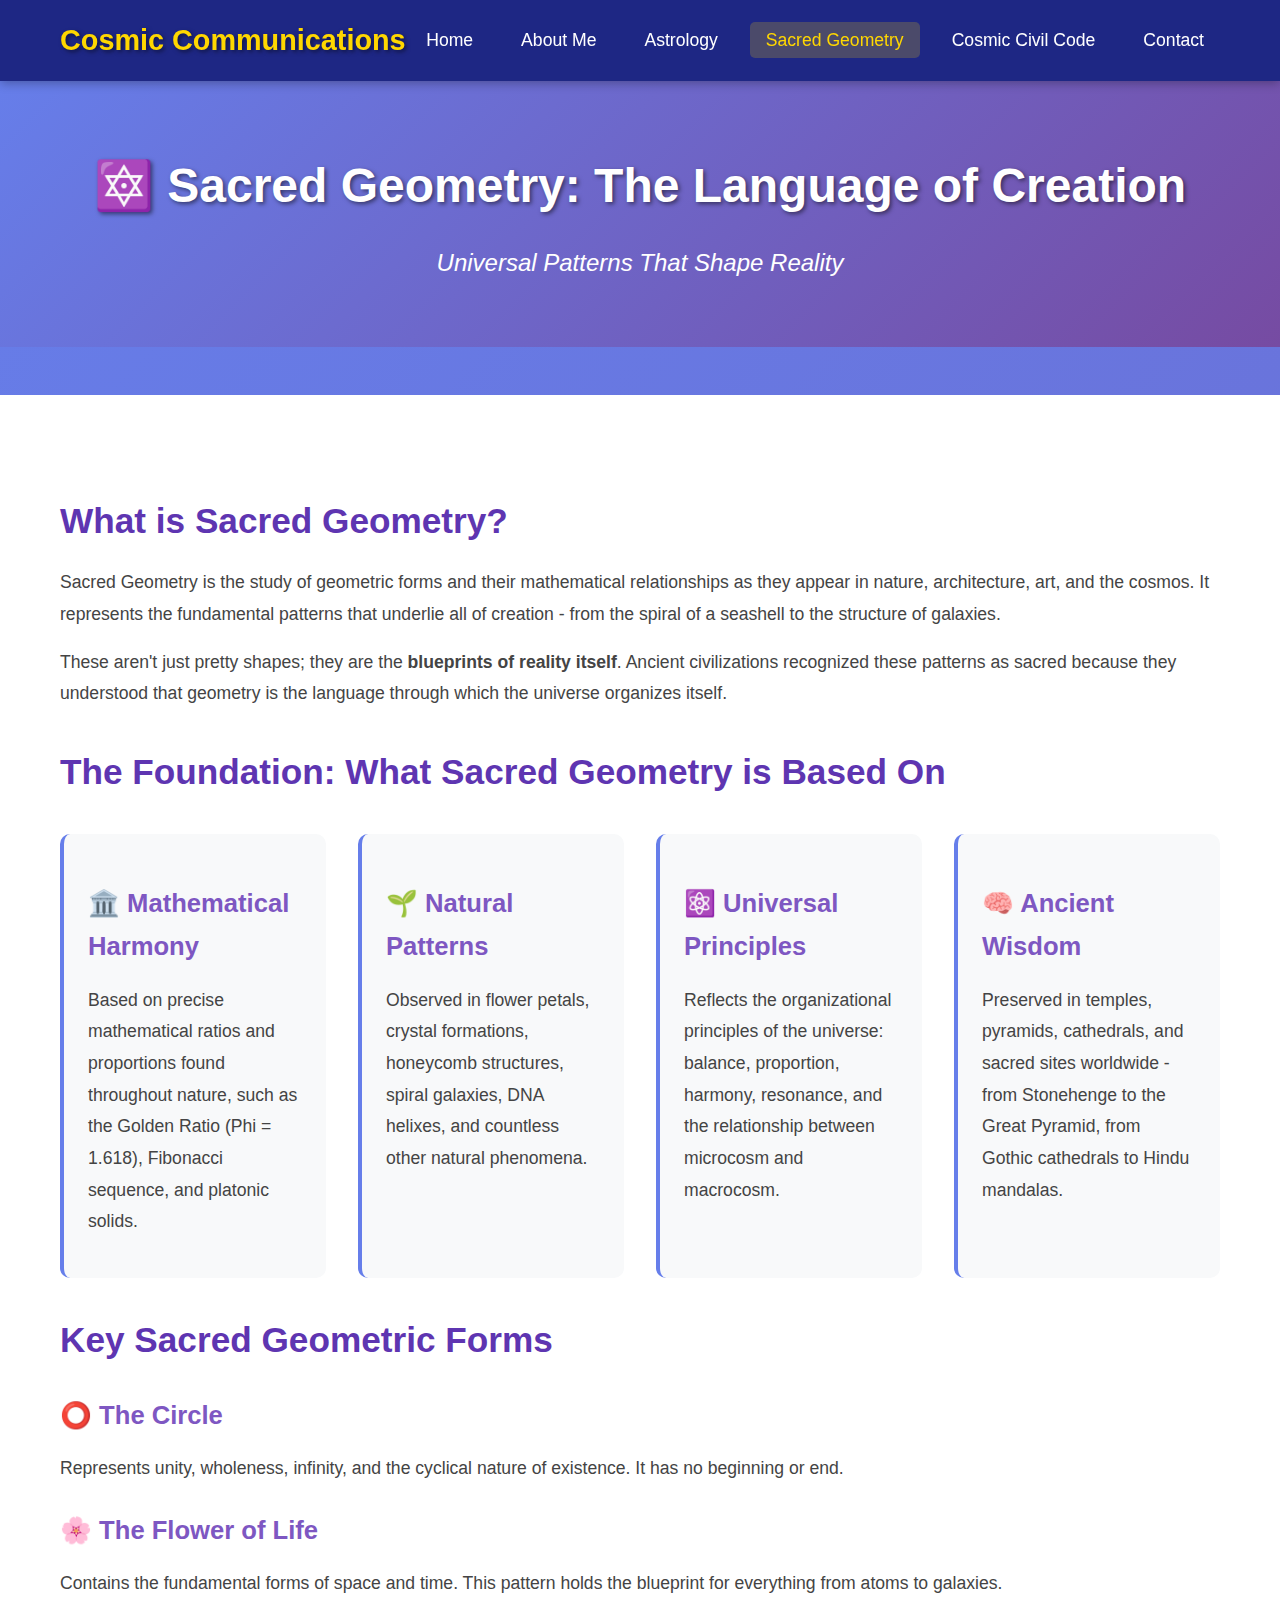
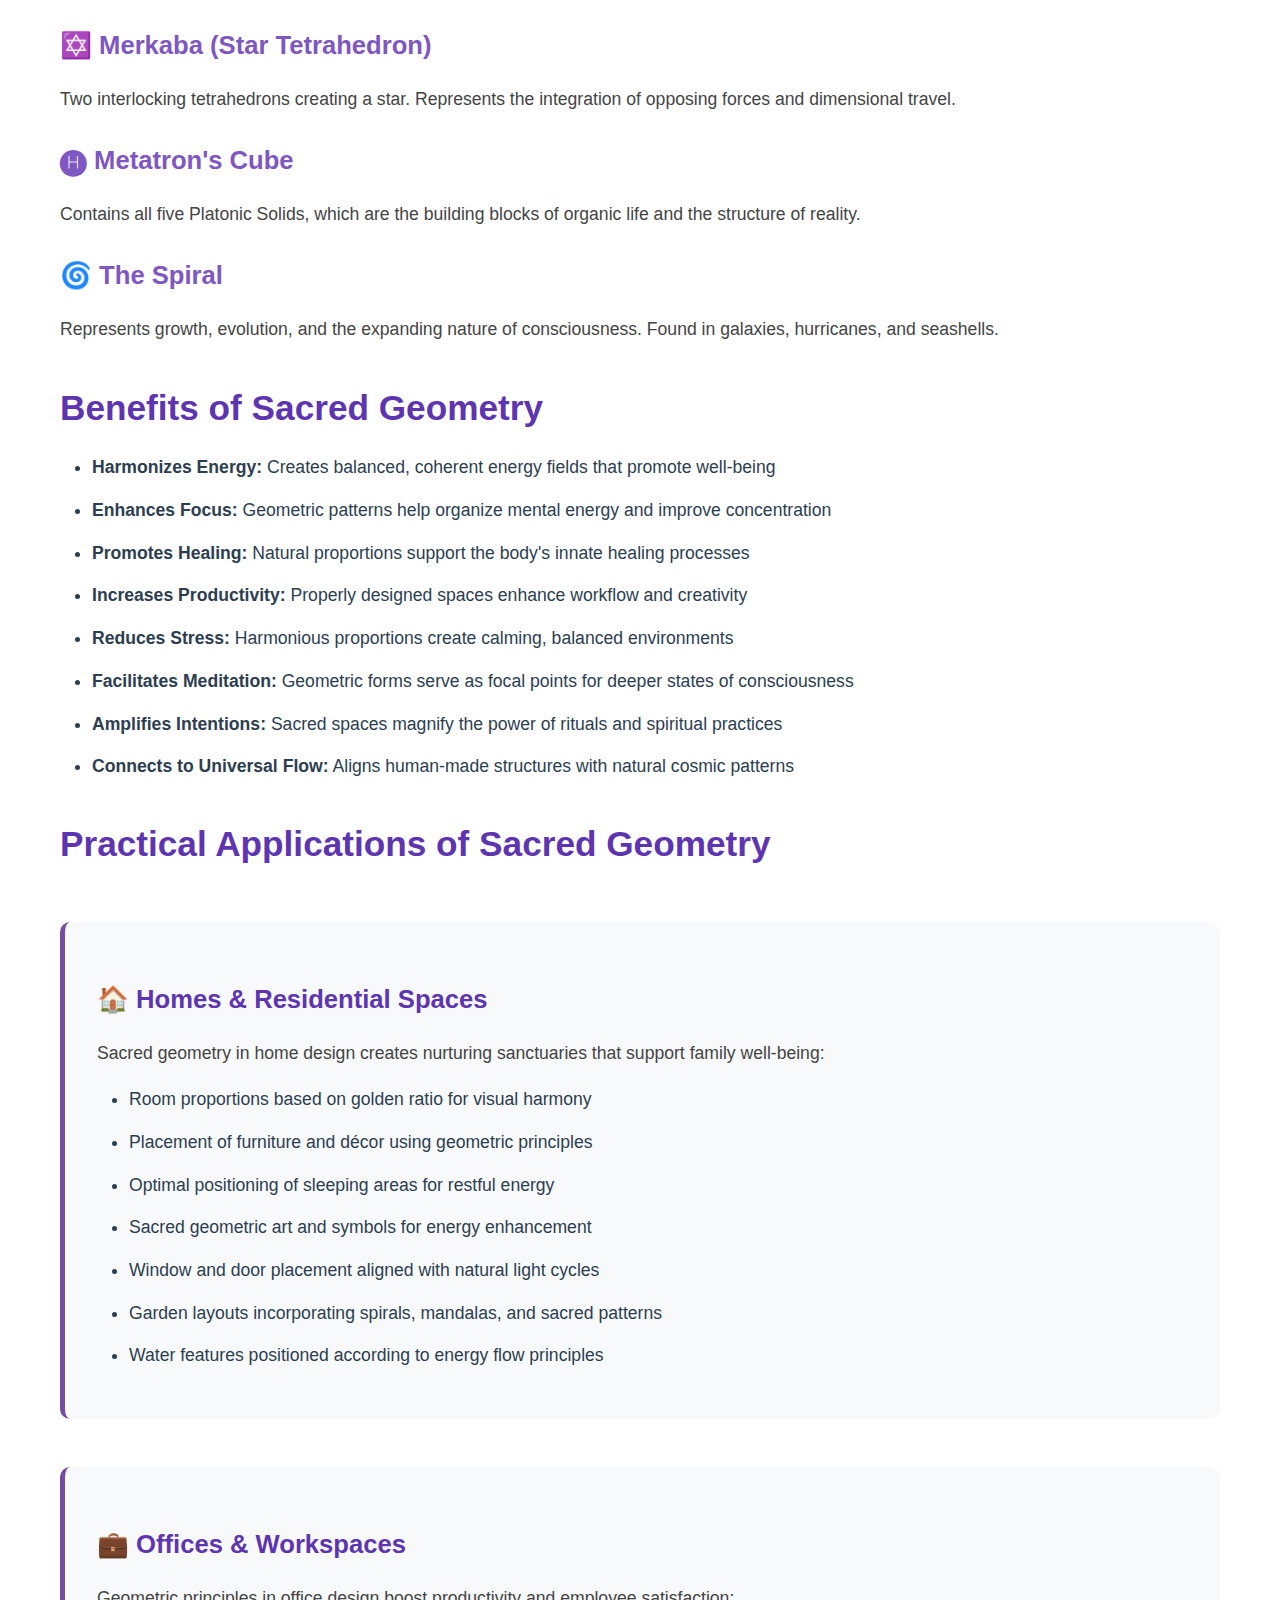
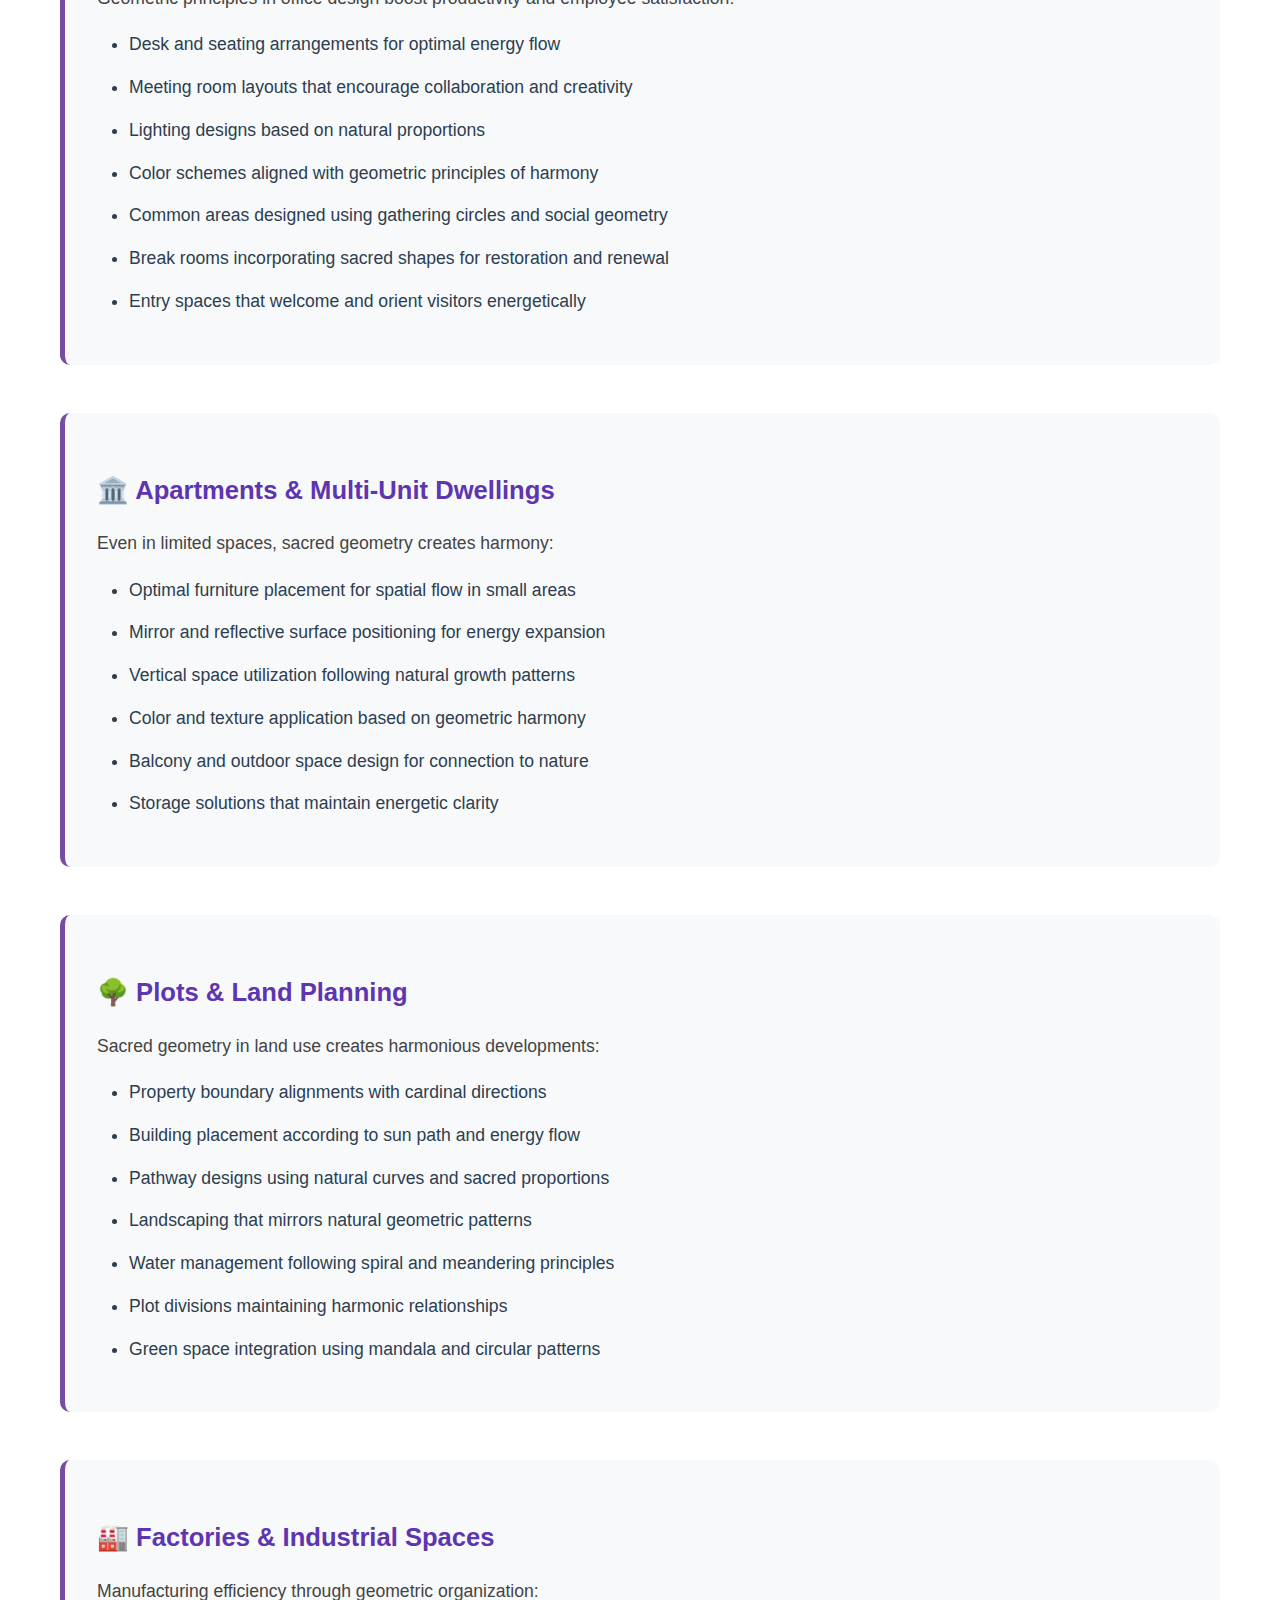
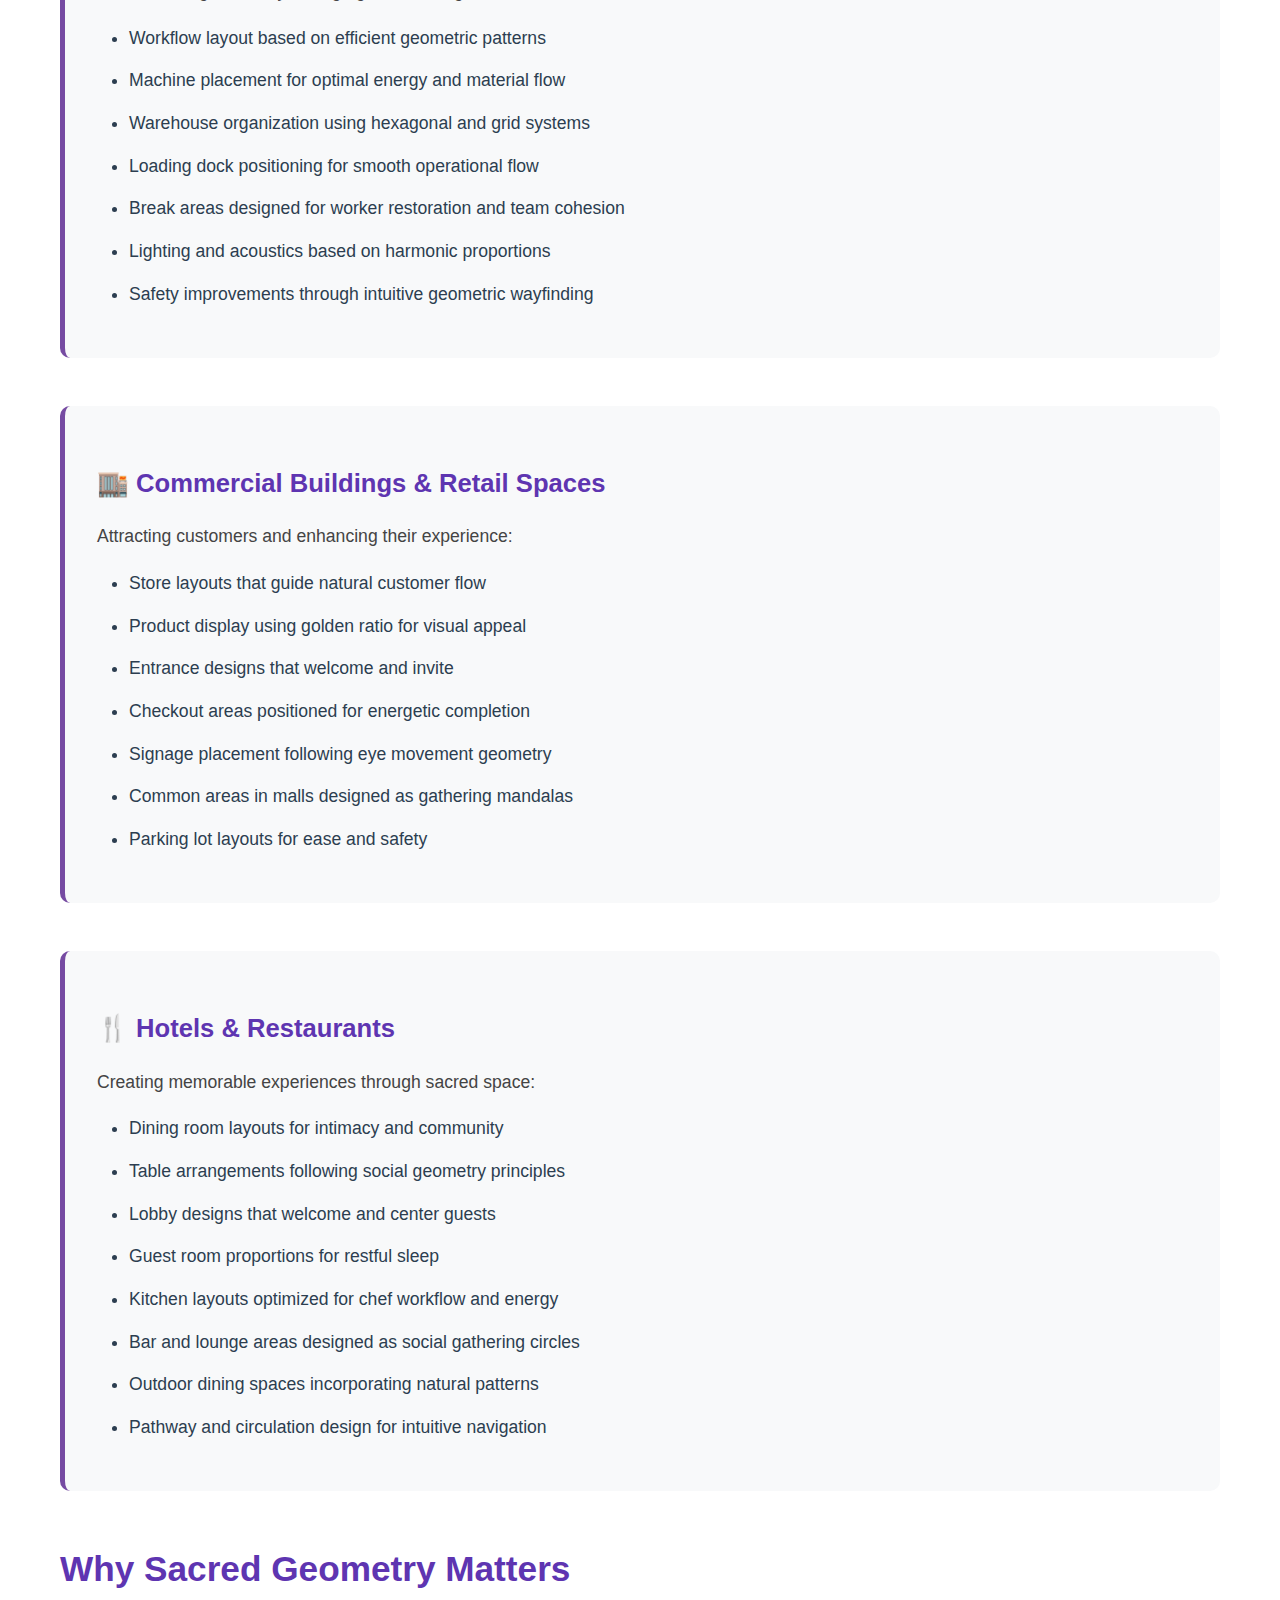
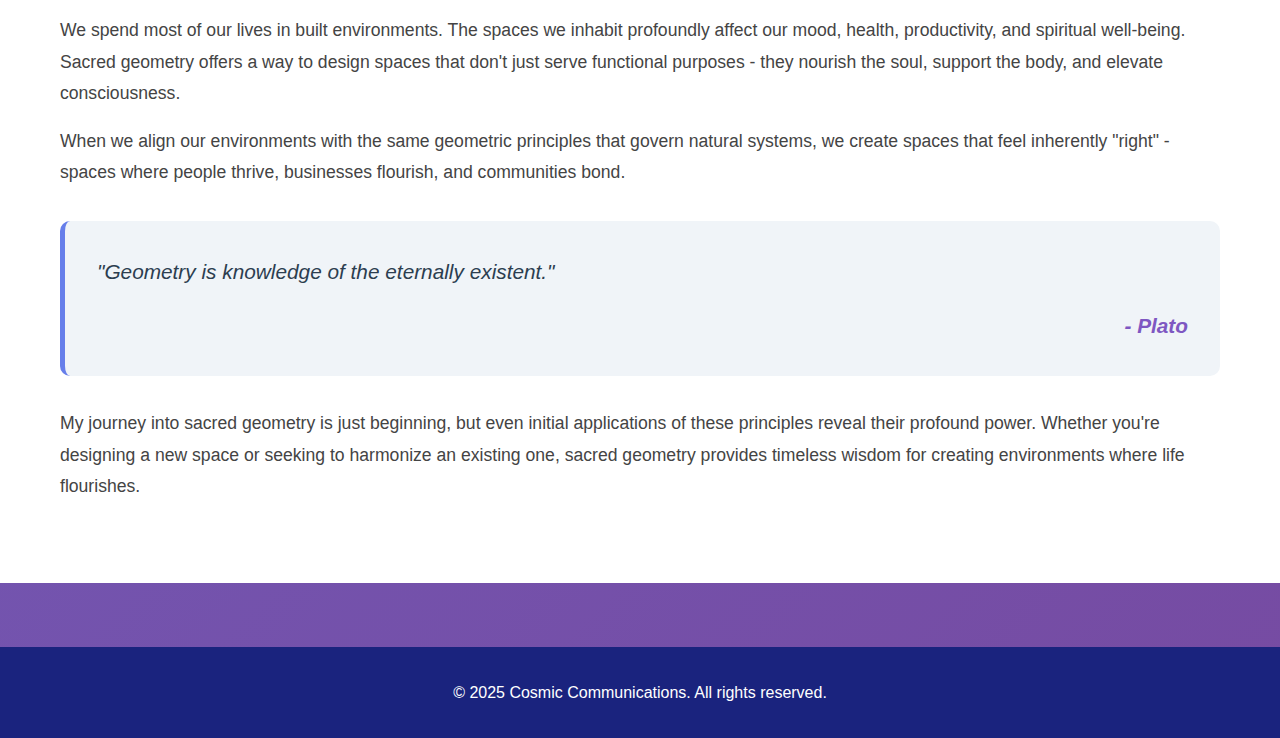
<file: sacred-geometry.html>
<!DOCTYPE html>
<html lang="en">
<head>
    <meta charset="UTF-8">
    <meta name="viewport" content="width=device-width, initial-scale=1.0">
    <title>Sacred Geometry - Cosmic Communications</title>
    <link rel="stylesheet" href="styles.css">
        <style>
        /* Animation keyframes */
        @keyframes fadeInDown {
            from {
                opacity: 0;
                transform: translateY(-30px);
            }
            to {
                opacity: 1;
                transform: translateY(0);
            }
        }

        @keyframes fadeInUp {
            from {
                opacity: 0;
                transform: translateY(30px);
            }
            to {
                opacity: 1;
                transform: translateY(0);
            }
        }

        @keyframes scaleIn {
            from {
                opacity: 0;
                transform: scale(0.8);
            }
            to {
                opacity: 1;
                transform: scale(1);
            }
        }

        @keyframes float {
            0%, 100% {
                transform: translateY(0);
            }
            50% {
                transform: translateY(-20px);
            }
        }

        /* Apply animations to page elements */
        .page-header h2 {
            animation: fadeInDown 1s ease;
        }

        .page-header .subtitle {
            animation: fadeInUp 1s ease 0.3s both;
        }

        .content-section {
            animation: scaleIn 0.8s ease 0.6s both;
        }

        .card {
            animation: fadeInUp 0.6s ease backwards;
        }

        .card:nth-child(1) { animation-delay: 0.2s; }
        .card:nth-child(2) { animation-delay: 0.3s; }
        .card:nth-child(3) { animation-delay: 0.4s; }
    </style>
</head>
<body>
    <nav class="navbar">
        <div class="container">
            <h1 class="logo">Cosmic Communications</h1>
            <ul class="nav-links">
                <li><a href="index.html">Home</a></li>
                <li><a href="about.html">About Me</a></li>
                <li><a href="astrology.html">Astrology</a></li>
                <li><a href="sacred-geometry.html" class="active">Sacred Geometry</a></li>
                <li><a href="civil-code.html">Cosmic Civil Code</a></li>
                                    <li><a href="contact.html">Contact</a></li>
            </ul>
        </div>
    </nav>

    <main>
        <section class="page-header geometry-header">
            <div class="container">
                <h2>🔯 Sacred Geometry: The Language of Creation</h2>
                <p class="subtitle">Universal Patterns That Shape Reality</p>
            </div>
        </section>

        <section class="content-section">
            <div class="container">
                <div class="intro-section">
                    <h3>What is Sacred Geometry?</h3>
                    <p class="lead-text">Sacred Geometry is the study of geometric forms and their mathematical relationships as they appear in nature, architecture, art, and the cosmos. It represents the fundamental patterns that underlie all of creation - from the spiral of a seashell to the structure of galaxies.</p>
                    
                    <p>These aren't just pretty shapes; they are the <strong>blueprints of reality itself</strong>. Ancient civilizations recognized these patterns as sacred because they understood that geometry is the language through which the universe organizes itself.</p>
                </div>

                <div class="foundations">
                    <h3>The Foundation: What Sacred Geometry is Based On</h3>
                    
                    <div class="foundation-grid">
                        <div class="foundation-item">
                            <h4>🏛️ Mathematical Harmony</h4>
                            <p>Based on precise mathematical ratios and proportions found throughout nature, such as the Golden Ratio (Phi = 1.618), Fibonacci sequence, and platonic solids.</p>
                        </div>
                        
                        <div class="foundation-item">
                            <h4>🌱 Natural Patterns</h4>
                            <p>Observed in flower petals, crystal formations, honeycomb structures, spiral galaxies, DNA helixes, and countless other natural phenomena.</p>
                        </div>
                        
                        <div class="foundation-item">
                            <h4>⚛️ Universal Principles</h4>
                            <p>Reflects the organizational principles of the universe: balance, proportion, harmony, resonance, and the relationship between microcosm and macrocosm.</p>
                        </div>
                        
                        <div class="foundation-item">
                            <h4>🧠 Ancient Wisdom</h4>
                            <p>Preserved in temples, pyramids, cathedrals, and sacred sites worldwide - from Stonehenge to the Great Pyramid, from Gothic cathedrals to Hindu mandalas.</p>
                        </div>
                    </div>
                </div>

                <div class="key-shapes">
                    <h3>Key Sacred Geometric Forms</h3>
                    
                    <div class="shapes-list">
                        <div class="shape-item">
                            <h4>⭕ The Circle</h4>
                            <p>Represents unity, wholeness, infinity, and the cyclical nature of existence. It has no beginning or end.</p>
                        </div>
                        
                        <div class="shape-item">
                            <h4>🌸 The Flower of Life</h4>
                            <p>Contains the fundamental forms of space and time. This pattern holds the blueprint for everything from atoms to galaxies.</p>
                        </div>
                        
                        <div class="shape-item">
                            <h4>✡️ Merkaba (Star Tetrahedron)</h4>
                            <p>Two interlocking tetrahedrons creating a star. Represents the integration of opposing forces and dimensional travel.</p>
                        </div>
                        
                        <div class="shape-item">
                            <h4>🅗 Metatron's Cube</h4>
                            <p>Contains all five Platonic Solids, which are the building blocks of organic life and the structure of reality.</p>
                        </div>
                        
                        <div class="shape-item">
                            <h4>🌀 The Spiral</h4>
                            <p>Represents growth, evolution, and the expanding nature of consciousness. Found in galaxies, hurricanes, and seashells.</p>
                        </div>
                    </div>
                </div>

                <div class="benefits">
                    <h3>Benefits of Sacred Geometry</h3>
                    
                    <ul class="benefits-list">
                        <li><strong>Harmonizes Energy:</strong> Creates balanced, coherent energy fields that promote well-being</li>
                        <li><strong>Enhances Focus:</strong> Geometric patterns help organize mental energy and improve concentration</li>
                        <li><strong>Promotes Healing:</strong> Natural proportions support the body's innate healing processes</li>
                        <li><strong>Increases Productivity:</strong> Properly designed spaces enhance workflow and creativity</li>
                        <li><strong>Reduces Stress:</strong> Harmonious proportions create calming, balanced environments</li>
                        <li><strong>Facilitates Meditation:</strong> Geometric forms serve as focal points for deeper states of consciousness</li>
                        <li><strong>Amplifies Intentions:</strong> Sacred spaces magnify the power of rituals and spiritual practices</li>
                        <li><strong>Connects to Universal Flow:</strong> Aligns human-made structures with natural cosmic patterns</li>
                    </ul>
                </div>

                <div class="applications">
                    <h3>Practical Applications of Sacred Geometry</h3>
                    
                    <div class="application-section">
                        <h4>🏠 Homes & Residential Spaces</h4>
                        <p>Sacred geometry in home design creates nurturing sanctuaries that support family well-being:</p>
                        <ul>
                            <li>Room proportions based on golden ratio for visual harmony</li>
                            <li>Placement of furniture and décor using geometric principles</li>
                            <li>Optimal positioning of sleeping areas for restful energy</li>
                            <li>Sacred geometric art and symbols for energy enhancement</li>
                            <li>Window and door placement aligned with natural light cycles</li>
                            <li>Garden layouts incorporating spirals, mandalas, and sacred patterns</li>
                            <li>Water features positioned according to energy flow principles</li>
                        </ul>
                    </div>

                    <div class="application-section">
                        <h4>💼 Offices & Workspaces</h4>
                        <p>Geometric principles in office design boost productivity and employee satisfaction:</p>
                        <ul>
                            <li>Desk and seating arrangements for optimal energy flow</li>
                            <li>Meeting room layouts that encourage collaboration and creativity</li>
                            <li>Lighting designs based on natural proportions</li>
                            <li>Color schemes aligned with geometric principles of harmony</li>
                            <li>Common areas designed using gathering circles and social geometry</li>
                            <li>Break rooms incorporating sacred shapes for restoration and renewal</li>
                            <li>Entry spaces that welcome and orient visitors energetically</li>
                        </ul>
                    </div>

                    <div class="application-section">
                        <h4>🏛️ Apartments & Multi-Unit Dwellings</h4>
                        <p>Even in limited spaces, sacred geometry creates harmony:</p>
                        <ul>
                            <li>Optimal furniture placement for spatial flow in small areas</li>
                            <li>Mirror and reflective surface positioning for energy expansion</li>
                            <li>Vertical space utilization following natural growth patterns</li>
                            <li>Color and texture application based on geometric harmony</li>
                            <li>Balcony and outdoor space design for connection to nature</li>
                            <li>Storage solutions that maintain energetic clarity</li>
                        </ul>
                    </div>

                    <div class="application-section">
                        <h4>🌳 Plots & Land Planning</h4>
                        <p>Sacred geometry in land use creates harmonious developments:</p>
                        <ul>
                            <li>Property boundary alignments with cardinal directions</li>
                            <li>Building placement according to sun path and energy flow</li>
                            <li>Pathway designs using natural curves and sacred proportions</li>
                            <li>Landscaping that mirrors natural geometric patterns</li>
                            <li>Water management following spiral and meandering principles</li>
                            <li>Plot divisions maintaining harmonic relationships</li>
                            <li>Green space integration using mandala and circular patterns</li>
                        </ul>
                    </div>

                    <div class="application-section">
                        <h4>🏭 Factories & Industrial Spaces</h4>
                        <p>Manufacturing efficiency through geometric organization:</p>
                        <ul>
                            <li>Workflow layout based on efficient geometric patterns</li>
                            <li>Machine placement for optimal energy and material flow</li>
                            <li>Warehouse organization using hexagonal and grid systems</li>
                            <li>Loading dock positioning for smooth operational flow</li>
                            <li>Break areas designed for worker restoration and team cohesion</li>
                            <li>Lighting and acoustics based on harmonic proportions</li>
                            <li>Safety improvements through intuitive geometric wayfinding</li>
                        </ul>
                    </div>

                    <div class="application-section">
                        <h4>🏬 Commercial Buildings & Retail Spaces</h4>
                        <p>Attracting customers and enhancing their experience:</p>
                        <ul>
                            <li>Store layouts that guide natural customer flow</li>
                            <li>Product display using golden ratio for visual appeal</li>
                            <li>Entrance designs that welcome and invite</li>
                            <li>Checkout areas positioned for energetic completion</li>
                            <li>Signage placement following eye movement geometry</li>
                            <li>Common areas in malls designed as gathering mandalas</li>
                            <li>Parking lot layouts for ease and safety</li>
                        </ul>
                    </div>

                    <div class="application-section">
                        <h4>🍴 Hotels & Restaurants</h4>
                        <p>Creating memorable experiences through sacred space:</p>
                        <ul>
                            <li>Dining room layouts for intimacy and community</li>
                            <li>Table arrangements following social geometry principles</li>
                            <li>Lobby designs that welcome and center guests</li>
                            <li>Guest room proportions for restful sleep</li>
                            <li>Kitchen layouts optimized for chef workflow and energy</li>
                            <li>Bar and lounge areas designed as social gathering circles</li>
                            <li>Outdoor dining spaces incorporating natural patterns</li>
                            <li>Pathway and circulation design for intuitive navigation</li>
                        </ul>
                    </div>
                </div>

                <div class="conclusion">
                    <h3>Why Sacred Geometry Matters</h3>
                    <p>We spend most of our lives in built environments. The spaces we inhabit profoundly affect our mood, health, productivity, and spiritual well-being. Sacred geometry offers a way to design spaces that don't just serve functional purposes - they nourish the soul, support the body, and elevate consciousness.</p>
                    
                    <p>When we align our environments with the same geometric principles that govern natural systems, we create spaces that feel inherently "right" - spaces where people thrive, businesses flourish, and communities bond.</p>
                    
                    <div class="quote-box">
                        <blockquote>
                            "Geometry is knowledge of the eternally existent."
                            <cite>- Plato</cite>
                        </blockquote>
                    </div>
                    
                    <p class="closing-text">My journey into sacred geometry is just beginning, but even initial applications of these principles reveal their profound power. Whether you're designing a new space or seeking to harmonize an existing one, sacred geometry provides timeless wisdom for creating environments where life flourishes.</p>
                </div>
            </div>
        </section>
    </main>

    <footer>
        <div class="container">
            <p>&copy; 2025 Cosmic Communications. All rights reserved.</p>
        </div>
    </footer>
</body>
</html>
</file>
<file: styles.css>
/* General Reset and Base Styles */
* {
    margin: 0;
    padding: 0;
    box-sizing: border-box;
}

body {
    font-family: 'Helvetica Neue', Helvetica, Arial, sans-serif;    line-height: 1.7;
    color: #2c3e50;
    background: linear-gradient(135deg, #667eea 0%, #764ba2 100%);
    min-height: 100vh;
}

.container {
    max-width: 1200px;
    margin: 0 auto;
    padding: 0 20px;
}

/* Navigation Bar */
.navbar {
    background: rgba(26, 35, 126, 0.95);
    padding: 1rem 0;
    position: sticky;
    top: 0;
    z-index: 1000;
    box-shadow: 0 2px 10px rgba(0, 0, 0, 0.3);
}

.navbar .container {
    display: flex;
    justify-content: space-between;
    align-items: center;
}

.logo {
    color: #ffd700;
    font-size: 1.8rem;
    font-weight: bold;
    text-shadow: 2px 2px 4px rgba(0, 0, 0, 0.5);
}

.nav-links {
    display: flex;
    list-style: none;
    gap: 1rem;}

.nav-links a {
    color: #fff;
    text-decoration: none;
    font-size: 1.1rem;
    transition: all 0.3s ease;
    padding: 0.5rem 1rem;
    border-radius: 5px;
}

.nav-links a:hover,
.nav-links a.active {
    background: rgba(255, 215, 0, 0.2);
    color: #ffd700;
    transform: translateY(-2px);
}

/* Hero Section */
.hero {
    background: linear-gradient(rgba(0, 0, 0, 0.4), rgba(0, 0, 0, 0.4)),
                url('https://images.unsplash.com/photo-1419242902214-272b3f66ee7a?w=1600') center/cover;
    color: white;
    text-align: center;
    padding: 6rem 0;
    margin-bottom: 3rem;
}

.hero h2 {
    font-size: 3rem;
    margin-bottom: 1rem;
    text-shadow: 3px 3px 6px rgba(0, 0, 0, 0.7);
}

.tagline {
    font-size: 1.5rem;
    font-style: italic;
    margin-bottom: 2rem;
}

.hero-image-container {
    margin: 2rem auto;
    max-width: 600px;
}

.hero-image {
    width: 100%;
    max-height: 400px;
        object-fit: contain;
    border-radius: 15px;
    box-shadow: 0 10px 30px rgba(0, 0, 0, 0.5);
}

.image-note {
    margin-top: 1rem;
    font-size: 0.9rem;
    color: #ffd700;
    font-style: italic;
}

/* Intro Section */
.intro {
    background: white;
    padding: 4rem 0;
    text-align: center;
}

.intro h3 {
    font-size: 2.5rem;
    color: #5e35b1;
    margin-bottom: 1.5rem;
}

.intro p {
    font-size: 1.2rem;
    max-width: 800px;
    margin: 0 auto 3rem;
    color: #555;
}

/* Cards Section */
.cards {
    display: grid;
    grid-template-columns: repeat(auto-fit, minmax(300px, 1fr));
    gap: 2rem;
    margin-top: 3rem;
}

.card {
    background: linear-gradient(135deg, #667eea 0%, #764ba2 100%);
    padding: 2rem;
    border-radius: 15px;
    box-shadow: 0 5px 15px rgba(0, 0, 0, 0.2);
    color: white;
    text-align: center;
    transition: transform 0.3s ease, box-shadow 0.3s ease;
}

.card:hover {
    transform: translateY(-10px);
    box-shadow: 0 15px 30px rgba(0, 0, 0, 0.3);
}

.card h4 {
    font-size: 1.8rem;
    margin-bottom: 1rem;
}

.card p {
    margin-bottom: 1.5rem;
    font-size: 1.1rem;
}

.btn {
    display: inline-block;
    background: #ffd700;
    color: #1a237e;
    padding: 0.8rem 2rem;
    border-radius: 25px;
    text-decoration: none;
    font-weight: bold;
    transition: all 0.3s ease;
}

.btn:hover {
    background: #ffed4e;
    transform: scale(1.05);
}

/* Page Header */
.page-header {
    background: linear-gradient(135deg, #667eea 0%, #764ba2 100%);
    color: white;
    text-align: center;
    padding: 4rem 0;
    margin-bottom: 3rem;
}

.page-header h2 {
    font-size: 3rem;
    margin-bottom: 1rem;
    text-shadow: 2px 2px 4px rgba(0, 0, 0, 0.5);
}

.page-header .subtitle {
    font-size: 1.5rem;
    font-style: italic;
}

/* Content Section */
.content-section {
    background: white;
    padding: 4rem 0;
    min-height: 60vh;
}

.content-section h3 {
    font-size: 2.2rem;
    color: #5e35b1;
    margin: 2rem 0 1rem;
}

.content-section h4 {
    font-size: 1.6rem;
    color: #7e57c2;
    margin: 1.5rem 0 1rem;
}

.content-section p {
    font-size: 1.1rem;
    line-height: 1.8;
    margin-bottom: 1rem;
    color: #444;
}

.content-section ul,
.content-section ol {
    margin: 1rem 0 1rem 2rem;
    font-size: 1.1rem;
}

.content-section li {
    margin-bottom: 0.8rem;
    line-height: 1.7;
}

/* Highlight Box */
.highlight-box {
    background: linear-gradient(135deg, #f093fb 0%, #f5576c 100%);
    color: white;
    padding: 2rem;
    border-radius: 15px;
    margin: 2rem 0;
    box-shadow: 0 5px 15px rgba(0, 0, 0, 0.2);
}

.highlight-box h4 {
    color: white;
}

/* Quote Box */
.quote-box {
    background: #f0f4f8;
    border-left: 5px solid #667eea;
    padding: 2rem;
    margin: 2rem 0;
    border-radius: 10px;
}

.quote-box blockquote {
    font-size: 1.3rem;
    font-style: italic;
    color: #2c3e50;
    line-height: 1.8;
}

.quote-box cite {
    display: block;
    margin-top: 1rem;
    text-align: right;
    color: #7e57c2;
    font-weight: bold;
}

/* Grids and Cards */
.foundation-grid,
.comparison-grid,
.benefits-grid,
.application-cards {
    display: grid;
    grid-template-columns: repeat(auto-fit, minmax(250px, 1fr));
    gap: 2rem;
    margin: 2rem 0;
}

.foundation-item,
.comparison-item,
.benefit,
.app-card {
    background: #f8f9fa;
    padding: 1.5rem;
    border-radius: 10px;
    border-left: 4px solid #667eea;
    transition: transform 0.3s ease;
}

.foundation-item:hover,
.comparison-item:hover,
.benefit:hover,
.app-card:hover {
    transform: translateY(-5px);
    box-shadow: 0 5px 15px rgba(0, 0, 0, 0.1);
}

/* Application Section */
.application-section {
    margin: 3rem 0;
    padding: 2rem;
    background: #f8f9fa;
    border-radius: 10px;
    border-left: 5px solid #764ba2;
}

.application-section h4 {
    color: #5e35b1;
    margin-bottom: 1rem;
}

/* Call to Action */
.call-to-action {
    background: linear-gradient(135deg, #667eea 0%, #764ba2 100%);
    color: white;
    padding: 3rem;
    border-radius: 15px;
    text-align: center;
    margin: 3rem 0;
}

.call-to-action h4 {
    color: white;
    font-size: 2rem;
    margin-bottom: 1rem;
}

.small-text {
    font-size: 0.95rem;
    font-style: italic;
    opacity: 0.9;
}

/* Footer */
footer {
    background: #1a237e;
    color: white;
    text-align: center;
    padding: 2rem 0;
    margin-top: 4rem;
}

footer p {
    font-size: 1rem;
}

/* Responsive Design */
@media (max-width: 768px) {
    .navbar .container {
        flex-direction: column;
        gap: 1rem;
    }
    
    .nav-links {
        flex-direction: column;
        gap: 0.5rem;
        text-align: center;
    }
    
    .hero h2,
    .page-header h2 {
        font-size: 2rem;
    }
    
    .cards {
        grid-template-columns: 1fr;
    }
    
    .foundation-grid,
    .comparison-grid,
    .benefits-grid,
    .application-cards {
        grid-template-columns: 1fr;
    }
}
</file>
